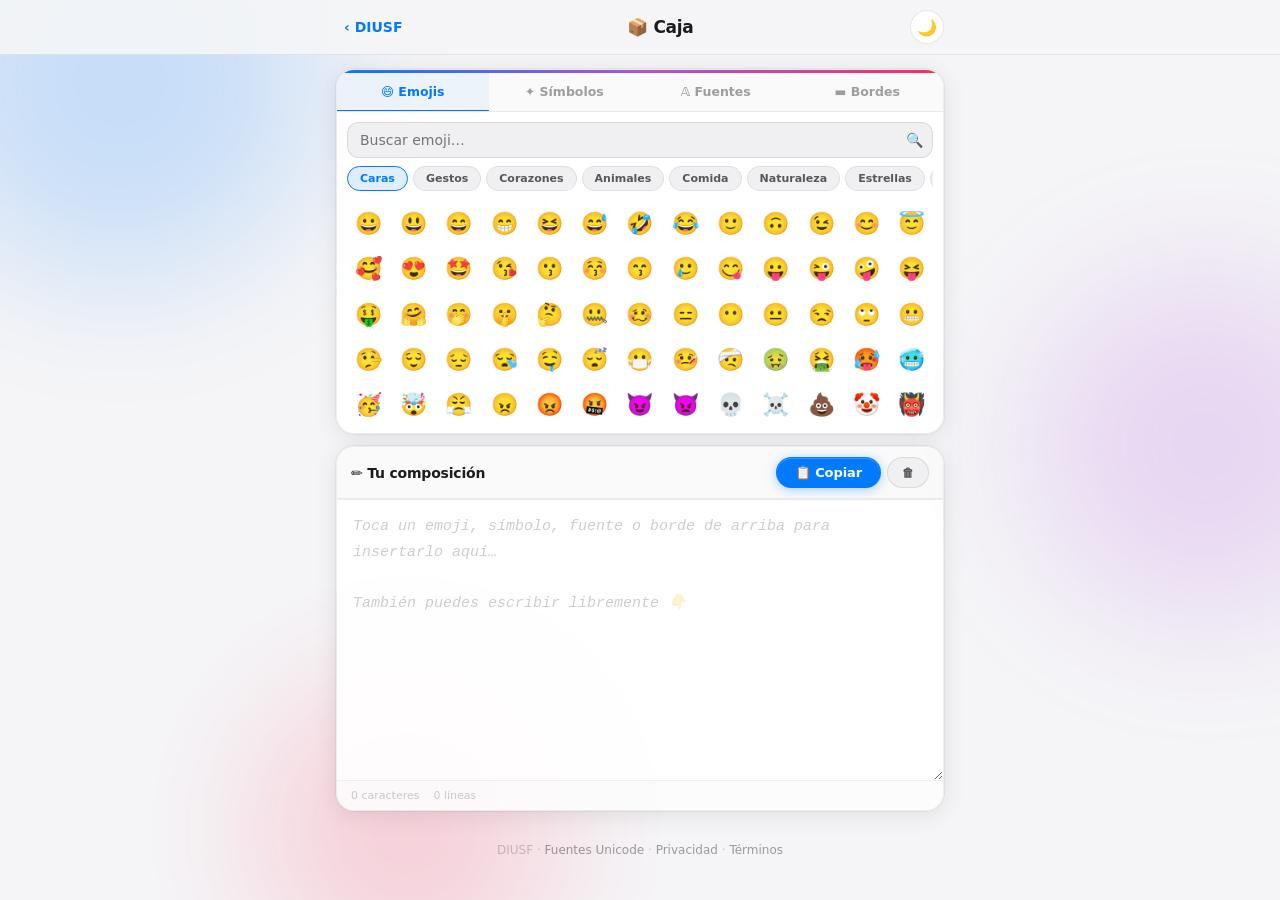
<file: caja.html>
<!DOCTYPE html>
<html lang="es">
<head>
  <meta charset="UTF-8" />
  <meta name="viewport" content="width=device-width, initial-scale=1.0, viewport-fit=cover" />
  <meta name="apple-mobile-web-app-capable" content="yes" />
  <meta name="theme-color" content="#f5f5f7" id="meta-theme" />
  <title>Caja — DIUSF</title>
  <meta name="description" content="Compone textos con emojis, símbolos, fuentes Unicode y bordes decorativos." />
  <link rel="icon" href="data:image/svg+xml,<svg xmlns='http://www.w3.org/2000/svg' viewBox='0 0 100 100'><text y='.9em' font-size='90'>📦</text></svg>" />
  <link rel="manifest" href="manifest.json" />
  <link rel="stylesheet" href="css/caja.css" />
  <script>
    (function(){
      try {
        var s = localStorage.getItem('diusf_theme');
        var d = window.matchMedia('(prefers-color-scheme: dark)').matches;
        if (s === 'dark' || (!s && d)) document.documentElement.classList.add('dark-early');
      } catch(_){}
    })();
  </script>
  <script async src="https://pagead2.googlesyndication.com/pagead/js/adsbygoogle.js?client=ca-pub-8694387925136120" crossorigin="anonymous"></script>
</head>
<body>

<div class="bg-canvas" aria-hidden="true">
  <div class="blob blob-a"></div><div class="blob blob-b"></div><div class="blob blob-c"></div>
</div>

<header class="nav-bar" role="banner">
  <div class="nav-inner">
    <a class="nav-back" href="index.html">‹ DIUSF</a>
    <span class="nav-title">📦 Caja</span>
    <button class="theme-toggle" id="theme-toggle" aria-label="Modo oscuro/claro">
      <span id="theme-icon">☀️</span>
    </button>
  </div>
</header>

<main class="caja-main">

  <!-- ═══ PICKER ═══ -->
  <section class="picker-section">
    <div class="picker-tabs" role="tablist">
      <button class="ptab active" data-ptab="emojis">😄 Emojis</button>
      <button class="ptab" data-ptab="simbolos">✦ Símbolos</button>
      <button class="ptab" data-ptab="fuentes">𝔸 Fuentes</button>
      <button class="ptab" data-ptab="bordes">▬ Bordes</button>
    </div>

    <!-- EMOJIS -->
    <div class="ppanel active" id="ppanel-emojis">
      <div class="picker-search-wrap">
        <input class="picker-search" id="emoji-search" type="search" placeholder="Buscar emoji…" autocomplete="off" />
        <span class="psicon">🔍</span>
      </div>
      <div class="cats-scroll" id="emoji-cats"></div>
      <div class="picker-grid" id="emoji-grid"></div>
    </div>

    <!-- SÍMBOLOS -->
    <div class="ppanel" id="ppanel-simbolos">
      <div class="picker-search-wrap">
        <input class="picker-search" id="sym-search" type="search" placeholder="Buscar símbolo…" autocomplete="off" />
        <span class="psicon">🔍</span>
      </div>
      <div class="cats-scroll" id="sym-cats"></div>
      <div class="picker-grid sym" id="sym-grid"></div>
    </div>

    <!-- FUENTES -->
    <div class="ppanel" id="ppanel-fuentes">
      <div class="picker-search-wrap">
        <input class="picker-search" id="fuentes-input" type="text" placeholder="Escribe texto para previsualizar fuentes…" autocomplete="off" />
      </div>
      <div class="fuentes-grid" id="fuentes-grid"></div>
    </div>

    <!-- BORDES -->
    <div class="ppanel" id="ppanel-bordes">
      <p class="picker-hint">Toca una línea para insertarla en el canvas ↓</p>
      <div class="bordes-list" id="bordes-list"></div>
    </div>

  </section>

  <!-- ═══ CANVAS ═══ -->
  <section class="canvas-section">
    <div class="canvas-header">
      <span class="canvas-label">✏️ Tu composición</span>
      <div class="canvas-btns">
        <button class="cbtn primary" id="canvas-copy">📋 Copiar</button>
        <button class="cbtn" id="canvas-clear">🗑</button>
      </div>
    </div>
    <textarea
      id="canvas"
      class="canvas-area"
      placeholder="Toca un emoji, símbolo, fuente o borde de arriba para insertarlo aquí…&#10;&#10;También puedes escribir libremente 👇"
      autocomplete="off" autocorrect="off" autocapitalize="off" spellcheck="false"
    ></textarea>
    <div class="canvas-footer">
      <span id="canvas-chars">0 caracteres</span>
      <span id="canvas-lines">0 líneas</span>
    </div>
  </section>

</main>

<div class="caja-toast" id="caja-toast" role="status" aria-live="polite"></div>

<script src="js/unicode.js"></script>
<script>
'use strict';

/* ── THEME ── */
(function(){
  var icon = document.getElementById('theme-icon');
  var meta = document.getElementById('meta-theme');
  function apply(dark) {
    document.body.classList.toggle('dark', dark);
    document.documentElement.classList.remove('dark-early');
    if (icon) icon.textContent = dark ? '☀️' : '🌙';
    if (meta) meta.content = dark ? '#000' : '#f5f5f7';
    try { localStorage.setItem('diusf_theme', dark ? 'dark' : 'light'); } catch(_){}
  }
  try {
    var s = localStorage.getItem('diusf_theme');
    apply(s ? s==='dark' : window.matchMedia('(prefers-color-scheme: dark)').matches);
  } catch(_){ apply(false); }
  var btn = document.getElementById('theme-toggle');
  if (btn) btn.addEventListener('click', function(){ apply(!document.body.classList.contains('dark')); });
})();

/* ── TOAST ── */
var _tt;
function toast(msg) {
  var el = document.getElementById('caja-toast');
  if (!el) return;
  el.textContent = msg;
  el.classList.add('show');
  clearTimeout(_tt);
  _tt = setTimeout(function(){ el.classList.remove('show'); }, 1800);
}

/* ── CANVAS INSERT ── */
function insertIntoCanvas(text) {
  var ta = document.getElementById('canvas');
  if (!ta) return;
  var s = ta.selectionStart, e = ta.selectionEnd, v = ta.value;
  ta.value = v.slice(0, s) + text + v.slice(e);
  ta.selectionStart = ta.selectionEnd = s + text.length;
  ta.focus();
  updateStats();
}

function updateStats() {
  var ta = document.getElementById('canvas');
  var cc = document.getElementById('canvas-chars');
  var cl = document.getElementById('canvas-lines');
  if (!ta) return;
  var v = ta.value;
  if (cc) cc.textContent = [...v].length + ' caracteres';
  if (cl) cl.textContent = v ? v.split('\n').length + ' líneas' : '0 líneas';
}

document.getElementById('canvas').addEventListener('input', updateStats);

document.getElementById('canvas-copy').addEventListener('click', function(){
  var text = document.getElementById('canvas').value;
  if (!text) { toast('Canvas vacío'); return; }
  navigator.clipboard.writeText(text).then(function(){ toast('¡Copiado! ✓'); }).catch(function(){});
});

document.getElementById('canvas-clear').addEventListener('click', function(){
  var ta = document.getElementById('canvas');
  if (!ta.value) return;
  if (confirm('¿Limpiar el canvas?')) { ta.value = ''; updateStats(); }
});

/* ── PICKER TABS ── */
(function(){
  document.querySelectorAll('.ptab').forEach(function(tab){
    tab.addEventListener('click', function(){
      document.querySelectorAll('.ptab').forEach(function(t){ t.classList.remove('active'); });
      document.querySelectorAll('.ppanel').forEach(function(p){ p.classList.remove('active'); });
      tab.classList.add('active');
      var p = document.getElementById('ppanel-' + tab.dataset.ptab);
      if (p) p.classList.add('active');
    });
  });
})();

/* ══ EMOJI DATA ══ */
var EMOJI_DB = {
  'Caras':    ['😀','😃','😄','😁','😆','😅','🤣','😂','🙂','🙃','😉','😊','😇','🥰','😍','🤩','😘','😗','😚','😙','🥲','😋','😛','😜','🤪','😝','🤑','🤗','🤭','🤫','🤔','🤐','🥴','😑','😶','😐','😒','🙄','😬','🤥','😌','😔','😪','🤤','😴','😷','🤒','🤕','🤢','🤮','🥵','🥶','🥳','🤯','😤','😠','😡','🤬','😈','👿','💀','☠️','💩','🤡','👹','👺','👻','👽','👾','🤖'],
  'Gestos':   ['👋','🤚','🖐','✋','🖖','👌','🤌','🤏','✌️','🤞','🤟','🤘','🤙','👈','👉','👆','🖕','👇','☝️','👍','👎','✊','👊','🤛','🤜','👏','🙌','🤲','🙏','✍️','💅','🤳','💪','🦾','🦿','🦵','🦶','👂','🦻','👃'],
  'Corazones':['❤️','🧡','💛','💚','💙','💜','🖤','🤍','🤎','💔','❣️','💕','💞','💓','💗','💖','💘','💝','💟','❤️‍🔥','❤️‍🩹','💌','💋'],
  'Animales': ['🐶','🐱','🐭','🐹','🐰','🦊','🐻','🐼','🐨','🐯','🦁','🐮','🐷','🐸','🐵','🙈','🙉','🙊','🐧','🐦','🐤','🦆','🦅','🦉','🦇','🐺','🐗','🐴','🦄','🐝','🦋','🐌','🐞','🐜','🐢','🐍','🦎','🦖','🦕','🐙','🦑','🦐','🦀','🐡','🐠','🐟','🐬','🐳','🦈','🦭'],
  'Comida':   ['🍎','🍊','🍋','🍇','🍓','🫐','🍒','🍑','🥭','🍍','🥥','🥝','🍅','🫒','🥑','🍆','🌽','🌶️','🥦','🍞','🥐','🥖','🧀','🥚','🍳','🥞','🧇','🥓','🌮','🌯','🥗','🍿','🍱','🍣','🍜','🍔','🍟','🍕','🌭','🧁','🎂','🍰','🍩','🍪','🍫','🍬','🍭','🍦','🍧','🍨'],
  'Naturaleza':['🌸','🌺','🌻','🌹','🌷','🌼','🌱','🌿','🍀','🍁','🍂','🍃','🪴','🌾','🌵','🎄','🌴','🌳','🌲','🍄','🌊','🌋','⛰️','🏔️','🌅','🌄','🌠','🌌','☁️','🌤️','⛅','🌦️','🌧️','⛈️','🌩️','🌨️','❄️','☃️','⛄','💧','💦','☔','⚡','🌈','☀️','🌙','⭐','🌟','💫','✨'],
  'Estrellas':['⭐','🌟','💫','✨','🌠','🏅','🥇','🥈','🥉','🏆','🎖️','🎯','🎳','🎲','🎭','🎨','🎬','🎤','🎧','🎼','🎸','🎺','🎻'],
  'Deportes': ['⚽','🏀','🏈','⚾','🎾','🏐','🏉','🎱','🏓','🏸','🥊','🏋️','🤼','🤺','🏌️','🧘','🛹','🎿','⛸️','🎯','🎳','🎮','🕹️'],
  'Objetos':  ['📱','💻','🖥️','⌨️','🖱️','📸','📷','📹','🎥','📞','☎️','📺','📻','⌚','🔋','🔌','💡','🔦','💰','💳','💎','⚖️','🔧','🔨','⚙️','🔩','🔑','🗝️','🔒','🔓','🚪','🛋️','🛏️'],
  'Signos':   ['❗','❓','‼️','⁉️','🔅','🔆','📶','🔇','🔕','🔊','🔉','🔈','📢','📣','🔔','🔕','🎵','🎶','✅','❌','⛔','🚫','🔴','🟡','🟢','🔵','🟣','⚫','⚪','🟤'],
};

var EMOJI_MAP = {
  'fuego':['🔥'],'fire':['🔥'],'calor':['🔥','☀️'],
  'corazon':['❤️','🧡','💛','💚','💙','💜'],'corazón':['❤️','💕','💞'],'love':['❤️','💕'],
  'cara':['😀','😊','😍','😎'],'feliz':['😀','😄','😊'],'happy':['😀','😄'],
  'risa':['😂','🤣','😆'],'laugh':['😂','🤣'],
  'ok':['👍','✅','👌'],'bien':['👍','✅','😊'],
  'star':['⭐','🌟','💫','✨'],'estrella':['⭐','🌟','✨'],
  'corona':['👑'],'crown':['👑'],'rey':['👑'],
  'diamante':['💎'],'diamond':['💎'],'joya':['💎'],
  'fuerte':['💪','🔥','⚡'],'strong':['💪'],
  'dinero':['💰','💵','💸'],'money':['💰','💵'],
  'musica':['🎵','🎶','🎸','🎤'],'música':['🎵','🎶'],
  'vip':['👑','💎','⭐'],'pro':['💎','🏆','⭐'],
  'animal':['🐶','🐱','🦁','🐸'],'perro':['🐶'],'gato':['🐱'],
  'comida':['🍕','🍔','🍜','🍣','🍰'],'pizza':['🍕'],
};

(function(){
  var cats = document.getElementById('emoji-cats');
  var grid = document.getElementById('emoji-grid');
  var srch = document.getElementById('emoji-search');
  if (!cats) return;

  function tile(em, cont) {
    var b = document.createElement('button');
    b.className = 'ptile'; b.textContent = em;
    b.addEventListener('click', function(){ insertIntoCanvas(em); });
    cont.appendChild(b);
  }

  function renderCat(cat) {
    grid.innerHTML = '';
    (EMOJI_DB[cat]||[]).forEach(function(e){ tile(e,grid); });
  }

  Object.keys(EMOJI_DB).forEach(function(cat,i){
    var b = document.createElement('button');
    b.className='catbtn'+(i===0?' active':''); b.textContent=cat;
    b.addEventListener('click',function(){
      document.querySelectorAll('#emoji-cats .catbtn').forEach(function(x){x.classList.remove('active');});
      b.classList.add('active'); renderCat(cat); srch.value='';
    });
    cats.appendChild(b);
  });

  srch.addEventListener('input',function(){
    var q=srch.value.toLowerCase().trim();
    if(!q){renderCat(Object.keys(EMOJI_DB)[0]);return;}
    var r=[];
    Object.keys(EMOJI_MAP).forEach(function(k){
      if(k.includes(q)||q.includes(k)){(EMOJI_MAP[k]||[]).forEach(function(e){if(!r.includes(e))r.push(e);});}
    });
    Object.values(EMOJI_DB).forEach(function(a){a.forEach(function(e){if(!r.includes(e))r.push(e);});});
    grid.innerHTML=''; r.slice(0,80).forEach(function(e){tile(e,grid);});
  });

  renderCat(Object.keys(EMOJI_DB)[0]);
})();

/* ══ SYMBOLS ══ */
var SYMBOLS = {
  'Flechas':      ['←','→','↑','↓','↔','↕','↖','↗','↘','↙','↩','↪','⇐','⇒','⇑','⇓','⇔','⇕','➔','➘','➙','➚','➛','➜','➝','➞','➟','➠','➡','➢','➤','➥','➦','➧','➨','➩','➪','➫','➬','➭','➮','➯','➱','➲','➳','➴','➵','➶','➷','➸','➹','➺','➻','➼','➽','➾'],
  'Matemáticas':  ['+','−','×','÷','=','≠','<','>','≤','≥','±','∓','∞','∝','∂','∇','∆','∑','∏','∫','∬','∭','∮','∴','∵','∼','≅','≈','≡','⊂','⊃','⊆','⊇','⊕','⊖','⊗','⊘','⊙','√','∛','∜','∥','∦','∧','∨','∩','∪','∈','∉','∅','ℕ','ℤ','ℚ','ℝ','ℂ','°','′','″','‴','‰','№'],
  'Geométricos':  ['■','□','▢','▣','▤','▥','▦','▧','▨','▩','▪','▫','▬','▭','▮','▯','▲','△','▴','▵','▶','▷','▸','▹','►','▻','▼','▽','▾','▿','◀','◁','◂','◃','◄','◅','◆','◇','◈','◉','◊','○','◌','◍','◎','●','◐','◑','◒','◓','◔','◕','◢','◣','◤','◥','⬛','⬜','⬟','⬠','⬡','⬢','⬣','⭐','⬤','⭕'],
  'Estrellas':    ['★','☆','✦','✧','✨','✩','✪','✫','✬','✭','✮','✯','✰','✱','✲','✳','✴','✵','✶','✷','✸','✹','✺','✻','✼','✽','✾','✿','❀','❁','❂','❃','❄','❅','❆','❇','❈','❉','❊','❋','⁂','⁎','⁑','☽','☾','☀','☁','☂','☃','☄'],
  'Monedas':      ['$','€','£','¥','¢','₤','₦','₩','₪','₫','₭','₮','₱','₲','₳','₴','₵','₹','₺','₼','₽','₾','₿','¤','฿'],
  'Puntuación':   ['«','»','‹','›','„','\u201C','\u201D','‚','\u2018','\u2019','‐','‑','‒','–','—','―','‖','‗','†','‡','•','‣','‥','…','‰','′','″','‴','※','‼','⁇','⁈','⁉','¡','¿','¦','§','©','®','°','²','³','µ','¶','¼','½','¾','×','÷'],
  'Griegas':      ['Α','Β','Γ','Δ','Ε','Ζ','Η','Θ','Ι','Κ','Λ','Μ','Ν','Ξ','Ο','Π','Ρ','Σ','Τ','Υ','Φ','Χ','Ψ','Ω','α','β','γ','δ','ε','ζ','η','θ','ι','κ','λ','μ','ν','ξ','ο','π','ρ','ς','σ','τ','υ','φ','χ','ψ','ω'],
  'Cajas/Líneas': ['─','━','│','┃','┄','┅','┆','┇','┈','┉','┊','┋','┌','┍','┎','┏','┐','┑','┒','┓','└','┕','┖','┗','┘','┙','┚','┛','├','┤','┬','┴','┼','╔','╗','╚','╝','╠','╣','╦','╩','╬','═','║','╒','╓','╕','╖','╘','╙','╛','╜','╭','╮','╯','╰','╱','╲','╳'],
  'Música/Juego': ['♩','♪','♫','♬','♭','♮','♯','♔','♕','♖','♗','♘','♙','♚','♛','♜','♝','♞','♟','♠','♡','♢','♣','♤','♥','♦','♧','⚀','⚁','⚂','⚃','⚄','⚅','✓','✔','✕','✖','✗','✘'],
};

(function(){
  var cats=document.getElementById('sym-cats');
  var grid=document.getElementById('sym-grid');
  var srch=document.getElementById('sym-search');
  if(!cats)return;

  function tile(sym,cont){
    var b=document.createElement('button');
    b.className='ptile sym'; b.textContent=sym;
    b.addEventListener('click',function(){insertIntoCanvas(sym);});
    cont.appendChild(b);
  }

  function renderSym(cat){
    grid.innerHTML='';
    (SYMBOLS[cat]||[]).forEach(function(s){tile(s,grid);});
  }

  Object.keys(SYMBOLS).forEach(function(cat,i){
    var b=document.createElement('button');
    b.className='catbtn'+(i===0?' active':''); b.textContent=cat;
    b.addEventListener('click',function(){
      document.querySelectorAll('#sym-cats .catbtn').forEach(function(x){x.classList.remove('active');});
      b.classList.add('active'); renderSym(cat); srch.value='';
    });
    cats.appendChild(b);
  });

  srch.addEventListener('input',function(){
    var q=srch.value.toLowerCase().trim();
    if(!q){renderSym(Object.keys(SYMBOLS)[0]);return;}
    var r=[];
    var KW={'Flechas':['flecha','arrow'],'Matemáticas':['mate','math','suma','infinito'],'Geométricos':['cuadrado','circulo','triangulo'],'Estrellas':['estrella','star','flor','nieve'],'Monedas':['dinero','euro','dolar','peso'],'Puntuación':['punto','coma','guion'],'Griegas':['griego','alfa','beta','pi'],'Cajas/Líneas':['caja','linea','borde'],'Música/Juego':['musica','nota','chess','dado']};
    Object.keys(SYMBOLS).forEach(function(cat){
      var kws=KW[cat]||[];
      if(kws.some(function(k){return k.includes(q)||q.includes(k.slice(0,4));})){
        SYMBOLS[cat].forEach(function(s){if(!r.includes(s))r.push(s);});
      }
    });
    if(!r.length){Object.values(SYMBOLS).forEach(function(a){a.forEach(function(s){if(!r.includes(s))r.push(s);});});}
    grid.innerHTML=''; r.slice(0,80).forEach(function(s){tile(s,grid);});
  });

  renderSym(Object.keys(SYMBOLS)[0]);
})();

/* ══ FUENTES ══ */
(function(){
  var input=document.getElementById('fuentes-input');
  var grid=document.getElementById('fuentes-grid');
  if(!input||!grid||!window.DIUSF)return;
  var convert=window.DIUSF.convert;
  var STYLES=window.DIUSF.STYLES;

  function render(){
    var txt=input.value||'Texto';
    grid.innerHTML='';
    STYLES.forEach(function(style){
      var out=convert(txt,style);
      var card=document.createElement('button');
      card.className='fuente-card';
      card.innerHTML='<span class="fn">'+style.name+'</span><span class="fp">'+out+'</span>';
      card.addEventListener('click',function(){insertIntoCanvas(out);toast('Fuente insertada ✓');});
      grid.appendChild(card);
    });
  }

  input.addEventListener('input',render);
  render();
})();

/* ══ BORDES ══ */
(function(){
  var list=document.getElementById('bordes-list');
  if(!list)return;

  var BORDES=[
    '▬▬▬▬▬▬▬▬▬▬▬▬▬▬▬▬▬▬▬▬',
    '══════════════════════',
    '──────────────────────',
    '━━━━━━━━━━━━━━━━━━━━━━',
    '• • • • • • • • • • •',
    '· · · · · · · · · · ·',
    '◆◆◆◆◆◆◆◆◆◆◆◆◆◆◆◆◆◆◆◆',
    '★★★★★★★★★★★★★★★★★★★★',
    '✦✦✦✦✦✦✦✦✦✦✦✦✦✦✦✦✦✦✦✦',
    '❖ ❖ ❖ ❖ ❖ ❖ ❖ ❖ ❖ ❖',
    '░░░░░░░░░░░░░░░░░░░░░░',
    '▒▒▒▒▒▒▒▒▒▒▒▒▒▒▒▒▒▒▒▒▒▒',
    '▓▓▓▓▓▓▓▓▓▓▓▓▓▓▓▓▓▓▓▓▓▓',
    '█████████████████████',
    '~ ~ ~ ~ ~ ~ ~ ~ ~ ~ ~',
    '= = = = = = = = = = =',
    '- - - - - - - - - - -',
    '♦ ♦ ♦ ♦ ♦ ♦ ♦ ♦ ♦ ♦',
    '❋ ❋ ❋ ❋ ❋ ❋ ❋ ❋ ❋ ❋',
    '✿ ✿ ✿ ✿ ✿ ✿ ✿ ✿ ✿ ✿',
    '🔥🔥🔥🔥🔥🔥🔥🔥🔥🔥',
    '⭐⭐⭐⭐⭐⭐⭐⭐⭐⭐',
    '💎💎💎💎💎💎💎💎💎💎',
    '👑👑👑👑👑👑👑👑👑👑',
    '✨✨✨✨✨✨✨✨✨✨',
    '💫💫💫💫💫💫💫💫💫💫',
    '╔══════════════════╗\n║                  ║\n╚══════════════════╝',
    '┌──────────────────┐\n│                  │\n└──────────────────┘',
    '╭──────────────────╮\n│                  │\n╰──────────────────╯',
    '▛▀▀▀▀▀▀▀▀▀▀▀▀▀▀▀▀▀▀▜\n▌                  ▐\n▙▄▄▄▄▄▄▄▄▄▄▄▄▄▄▄▄▄▄▟',
  ];

  BORDES.forEach(function(b){
    var btn=document.createElement('button');
    btn.className='borde-btn';
    var pre=document.createElement('pre');
    pre.className='borde-pre'; pre.textContent=b;
    btn.appendChild(pre);
    btn.addEventListener('click',function(){insertIntoCanvas(b+'\n');toast('Insertado ✓');});
    list.appendChild(btn);
  });
})();
</script>

<footer>
  <p>DIUSF · <a href="index.html">Fuentes Unicode</a> · <a href="privacy.html">Privacidad</a> · <a href="terms.html">Términos</a></p>
</footer>

</body>
</html>
</file>
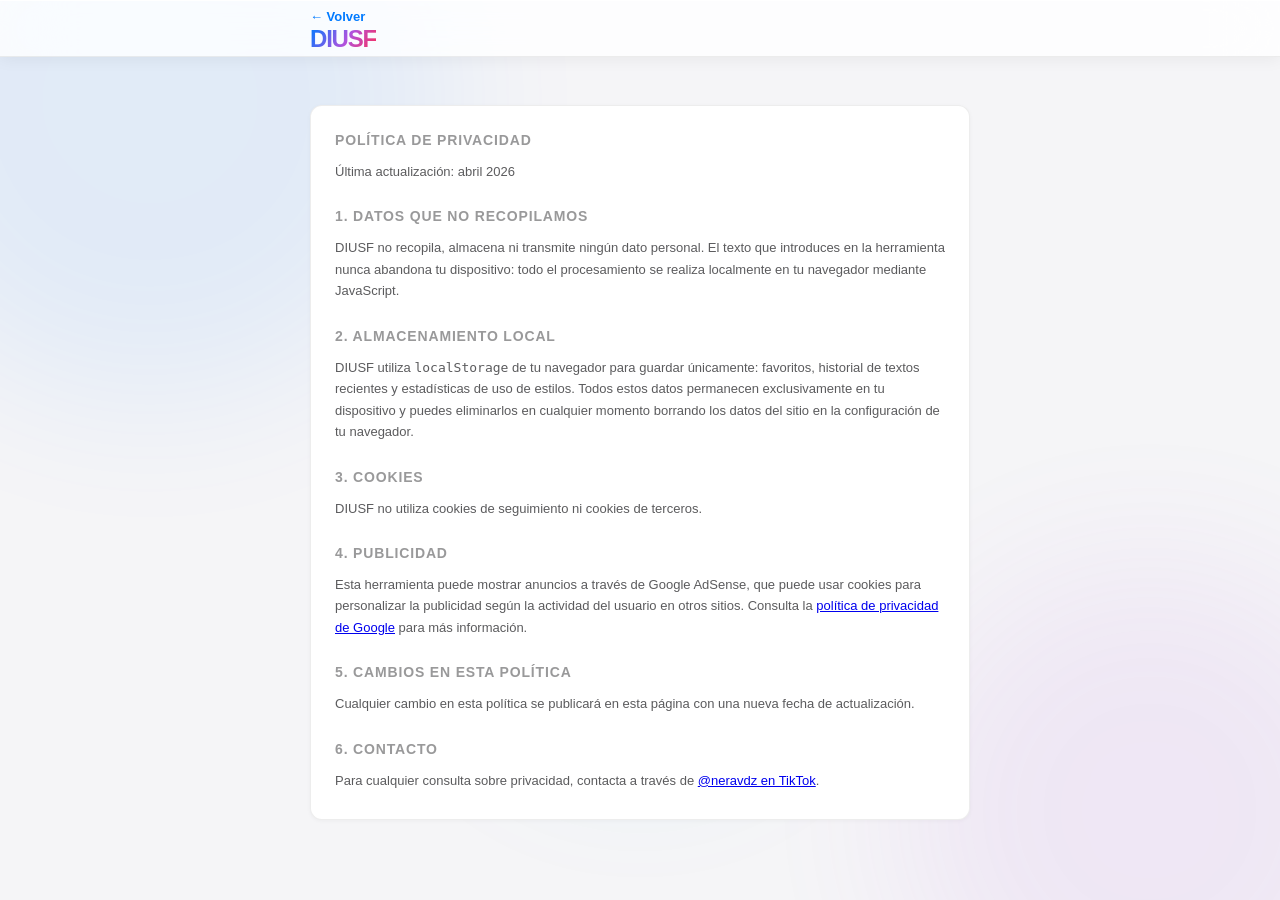
<file: privacy.html>
<!DOCTYPE html>
<html lang="es">
<head>
  <meta charset="UTF-8"/>
  <meta name="viewport" content="width=device-width,initial-scale=1.0"/>
  <title>Privacidad — DIUSF</title>
  <meta name="description" content="Política de privacidad de DIUSF. No recopilamos datos personales. Todo el procesamiento ocurre en tu navegador."/>
  <meta name="robots" content="index,follow"/>
  <link rel="canonical" href=""/>
  <link rel="stylesheet" href="css/diusf.css"/>
</head>
<body>
<div class="bg-canvas" aria-hidden="true">
  <div class="blob blob-a"></div><div class="blob blob-b"></div><div class="blob blob-c"></div>
</div>
<header class="nav-bar" role="banner">
  <div class="nav-inner">
    <div class="nav-top-row">
      <a href="index.html" style="font-size:13px;font-weight:600;color:var(--blue);text-decoration:none;">← Volver</a>
      <h1 class="app-title" style="font-size:24px;">DIUSF</h1>
      <span style="width:48px"></span>
    </div>
  </div>
</header>
<main class="page">
  <div class="seo-block" style="margin-top:24px;">
    <h2>Política de Privacidad</h2>
    <p>Última actualización: abril 2026</p>
    <h2>1. Datos que NO recopilamos</h2>
    <p>DIUSF no recopila, almacena ni transmite ningún dato personal. El texto que introduces en la herramienta nunca abandona tu dispositivo: todo el procesamiento se realiza localmente en tu navegador mediante JavaScript.</p>
    <h2>2. Almacenamiento local</h2>
    <p>DIUSF utiliza <code>localStorage</code> de tu navegador para guardar únicamente: favoritos, historial de textos recientes y estadísticas de uso de estilos. Todos estos datos permanecen exclusivamente en tu dispositivo y puedes eliminarlos en cualquier momento borrando los datos del sitio en la configuración de tu navegador.</p>
    <h2>3. Cookies</h2>
    <p>DIUSF no utiliza cookies de seguimiento ni cookies de terceros.</p>
    <h2>4. Publicidad</h2>
    <p>Esta herramienta puede mostrar anuncios a través de Google AdSense, que puede usar cookies para personalizar la publicidad según la actividad del usuario en otros sitios. Consulta la <a href="https://policies.google.com/privacy" target="_blank" rel="noopener">política de privacidad de Google</a> para más información.</p>
    <h2>5. Cambios en esta política</h2>
    <p>Cualquier cambio en esta política se publicará en esta página con una nueva fecha de actualización.</p>
    <h2>6. Contacto</h2>
    <p>Para cualquier consulta sobre privacidad, contacta a través de <a href="https://tiktok.com/@neravdz" target="_blank" rel="noopener">@neravdz en TikTok</a>.</p>
  </div>
</main>
</body>
</html>
</file>
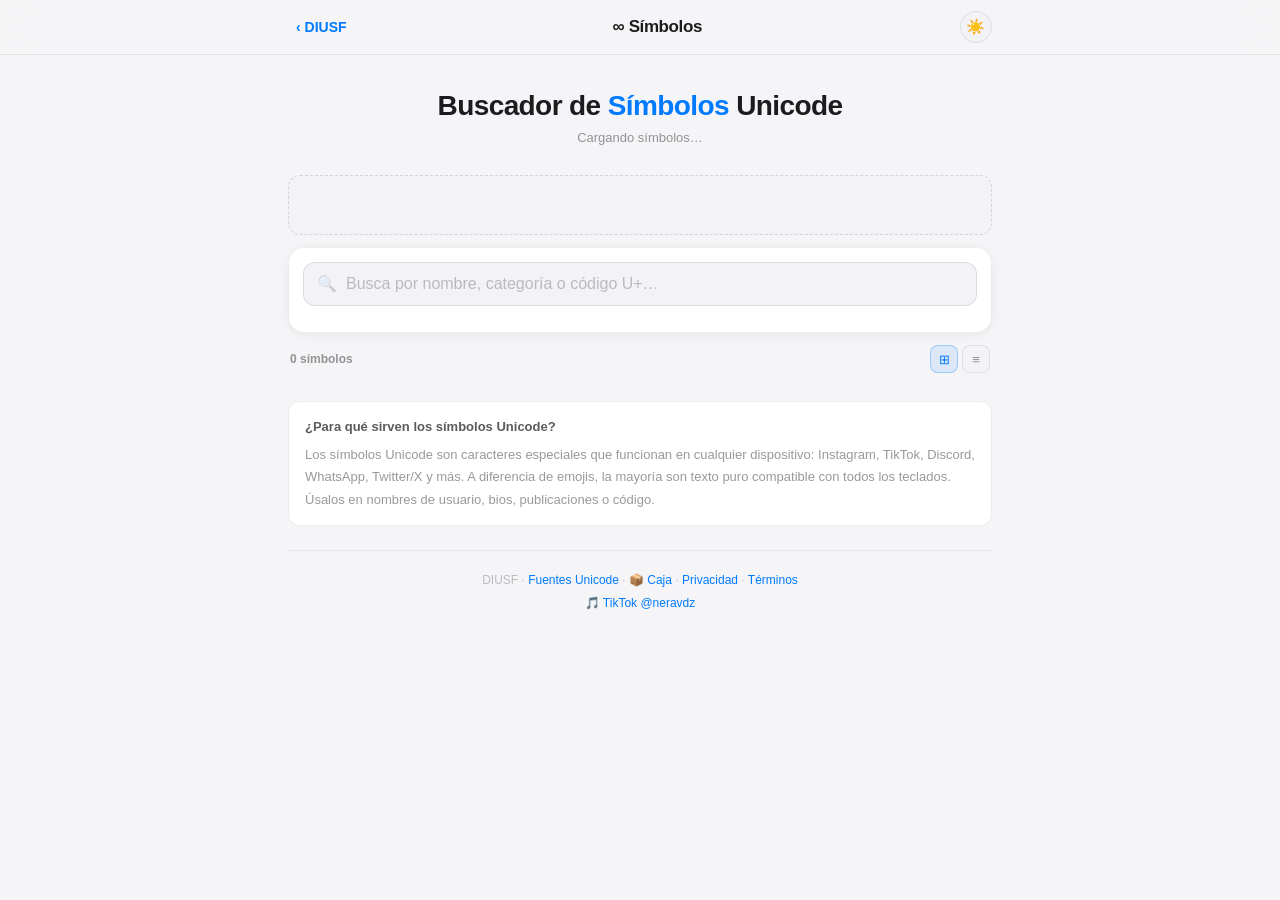
<file: simbolos.html>
<!DOCTYPE html>
<html lang="es">
<head>
  <meta charset="UTF-8" />
  <meta name="viewport" content="width=device-width, initial-scale=1.0, viewport-fit=cover" />
  <meta name="apple-mobile-web-app-capable" content="yes" />
  <meta name="theme-color" content="#f5f5f7" id="meta-theme" />
  <meta name="robots" content="index, follow" />
  <title>Buscador de Símbolos Unicode — DIUSF</title>
  <meta name="description" content="Busca y copia cualquier símbolo Unicode: flechas, matemáticos, monedas, letras griegas, runas, cajas y más de 1000 símbolos gratis." />
  <meta name="keywords" content="símbolos unicode, copiar símbolos, flechas unicode, caracteres especiales, símbolos matemáticos, símbolo copiar pegar" />
  <link rel="icon" href="data:image/svg+xml,<svg xmlns='http://www.w3.org/2000/svg' viewBox='0 0 100 100'><text y='.9em' font-size='90'>∞</text></svg>" />
  <link rel="manifest" href="manifest.json" />
  <script async src="https://pagead2.googlesyndication.com/pagead/js/adsbygoogle.js?client=ca-pub-8694387925136120" crossorigin="anonymous"></script>
  <style>
/* ═══════════════════════════════════════════════
   SIMBOLOS.CSS — Buscador de Símbolos Unicode
═══════════════════════════════════════════════ */
*,*::before,*::after{box-sizing:border-box;margin:0;padding:0}
html{-webkit-text-size-adjust:100%;scroll-behavior:smooth}
:root{
  --bg:#f5f5f7;--bg1:#ffffff;--bg2:#f2f2f7;--bg3:#e8e8ed;--bg4:#d1d1d6;
  --blue:#007AFF;--blue-lo:rgba(0,122,255,.10);--blue-mid:rgba(0,122,255,.20);
  --green:#34C759;--red:#FF3B30;--orange:#FF9500;--purple:#AF52DE;
  --t1:#1c1c1e;--t2:rgba(28,28,30,.72);--t3:rgba(28,28,30,.45);--t4:rgba(28,28,30,.26);
  --r1:8px;--r2:12px;--r3:16px;--pill:999px;
  --sf:-apple-system,'SF Pro Display',BlinkMacSystemFont,'Helvetica Neue',Arial,sans-serif;
  --max-w:740px;--px:18px;
  --sym-font:'Segoe UI Symbol','Apple Symbols','Noto Sans Symbols','Noto Sans Symbols 2','Symbola',sans-serif;
}
body.dark{
  --bg:#0d0d0f;--bg1:#1c1c1e;--bg2:#2c2c2e;--bg3:#3a3a3c;--bg4:#48484a;
  --t1:#f2f2f7;--t2:rgba(242,242,247,.72);--t3:rgba(242,242,247,.45);--t4:rgba(242,242,247,.26);
}
body{
  background:var(--bg);color:var(--t1);
  font-family:var(--sf);font-size:15px;line-height:1.5;
  min-height:100svh;overflow-x:hidden;-webkit-font-smoothing:antialiased;
}

/* ── NAV ── */
.nav-bar{
  position:sticky;top:0;z-index:200;
  padding:max(env(safe-area-inset-top),0px) 0 0;
  background:rgba(245,245,247,.90);
  backdrop-filter:blur(28px) saturate(1.8);
  -webkit-backdrop-filter:blur(28px) saturate(1.8);
  border-bottom:1px solid rgba(0,0,0,.08);
}
body.dark .nav-bar{background:rgba(13,13,15,.90);border-bottom-color:rgba(255,255,255,.08);}
.nav-inner{
  max-width:var(--max-w);margin:0 auto;
  padding:11px var(--px);
  display:flex;align-items:center;justify-content:space-between;gap:10px;
}
.nav-back{
  display:inline-flex;align-items:center;gap:5px;
  color:var(--blue);font-size:14px;font-weight:600;
  text-decoration:none;padding:5px 8px;border-radius:var(--r1);
  transition:background .15s;
}
.nav-back:hover{background:var(--blue-lo);}
.nav-title{font-size:17px;font-weight:700;color:var(--t1);letter-spacing:-.4px;}
.theme-toggle{
  width:32px;height:32px;border-radius:50%;
  background:var(--bg2);border:1px solid rgba(0,0,0,.08);
  display:flex;align-items:center;justify-content:center;
  cursor:pointer;font-size:15px;transition:background .15s;
}
body.dark .theme-toggle{border-color:rgba(255,255,255,.1);}

/* ── LAYOUT ── */
.page{max-width:var(--max-w);margin:0 auto;padding:16px var(--px) 60px;}

/* ── HERO ── */
.hero{text-align:center;padding:20px 0 16px;}
.hero-title{font-size:28px;font-weight:800;letter-spacing:-.6px;color:var(--t1);line-height:1.1;margin-bottom:6px;}
.hero-title span{color:var(--blue);}
.hero-sub{font-size:13px;color:var(--t3);font-weight:500;}

/* ── SEARCH BOX ── */
.search-zone{
  background:var(--bg1);border-radius:var(--r3);
  border:1px solid rgba(0,0,0,.07);
  box-shadow:0 2px 12px rgba(0,0,0,.06);
  padding:14px;margin-bottom:12px;
}
body.dark .search-zone{border-color:rgba(255,255,255,.07);box-shadow:0 2px 12px rgba(0,0,0,.3);}
.search-row{position:relative;margin-bottom:10px;}
.sym-search{
  width:100%;background:var(--bg2);border:1.5px solid rgba(0,0,0,.09);
  border-radius:var(--r2);padding:12px 44px 12px 42px;
  font-size:16px;font-family:var(--sf);font-weight:500;
  color:var(--t1);outline:none;caret-color:var(--blue);
  transition:border-color .18s,background .18s,box-shadow .18s;
}
.sym-search:focus{border-color:rgba(0,122,255,.5);background:var(--bg1);box-shadow:0 0 0 3px rgba(0,122,255,.10);color:var(--t1);}
.sym-search::placeholder{color:var(--t4);font-weight:400;}
body.dark .sym-search{background:rgba(255,255,255,.06);border-color:rgba(255,255,255,.10);color:var(--t1);}
body.dark .sym-search:focus{background:rgba(255,255,255,.09);border-color:rgba(10,132,255,.6);color:var(--t1);}
.search-ico{position:absolute;left:14px;top:50%;transform:translateY(-50%);font-size:16px;pointer-events:none;color:var(--t4);}
.search-clear{
  position:absolute;right:10px;top:50%;transform:translateY(-50%);
  width:22px;height:22px;border-radius:50%;
  background:rgba(0,0,0,.18);border:none;cursor:pointer;
  color:#fff;font-size:10px;font-weight:800;
  display:none;align-items:center;justify-content:center;
  transition:background .15s;
}
body.dark .search-clear{background:rgba(255,255,255,.22);color:var(--bg);}
.search-clear.on{display:flex;}
.search-clear:hover{background:rgba(0,0,0,.30);}

/* ── CAT CHIPS ── */
.cat-strip{
  display:flex;gap:6px;flex-wrap:nowrap;overflow-x:auto;
  padding-bottom:2px;scrollbar-width:none;
}
.cat-strip::-webkit-scrollbar{display:none;}
.cat-chip{
  flex-shrink:0;background:var(--bg2);border:1px solid rgba(0,0,0,.08);
  border-radius:var(--pill);padding:5px 13px;
  font-size:12px;font-weight:600;color:var(--t2);cursor:pointer;
  transition:all .15s;white-space:nowrap;font-family:var(--sf);
}
.cat-chip.active{background:var(--blue-lo);border-color:rgba(0,122,255,.35);color:var(--blue);}
.cat-chip:not(.active):hover{background:var(--bg3);}
body.dark .cat-chip{background:var(--bg2);border-color:rgba(255,255,255,.09);}
body.dark .cat-chip.active{background:rgba(10,132,255,.15);border-color:rgba(10,132,255,.4);}

/* ── AD SLOT ── */
.ad-slot{
  background:var(--bg2);border:1px dashed rgba(0,0,0,.12);
  border-radius:var(--r2);padding:12px;
  text-align:center;color:var(--t4);font-size:11px;
  margin:12px 0;min-height:60px;
  display:flex;align-items:center;justify-content:center;
}
body.dark .ad-slot{background:rgba(255,255,255,.025);border-color:rgba(255,255,255,.08);}

/* ── RESULTS BAR ── */
.results-bar{
  display:flex;align-items:center;justify-content:space-between;
  margin-bottom:8px;padding:0 2px;
}
.results-count{font-size:12px;font-weight:600;color:var(--t3);}
.view-toggle{display:flex;gap:4px;}
.view-btn{
  width:28px;height:28px;border-radius:var(--r1);
  background:var(--bg2);border:1px solid rgba(0,0,0,.08);
  display:flex;align-items:center;justify-content:center;
  cursor:pointer;font-size:13px;color:var(--t3);transition:all .15s;
}
.view-btn.active{background:var(--blue-lo);border-color:rgba(0,122,255,.3);color:var(--blue);}
body.dark .view-btn{background:var(--bg2);border-color:rgba(255,255,255,.09);}

/* ── SYMBOL GRID ── */
.sym-grid{
  display:grid;
  grid-template-columns:repeat(auto-fill,minmax(44px,1fr));
  gap:4px;
}
.sym-grid.list-view{grid-template-columns:1fr;}

.sym-tile{
  position:relative;border-radius:10px;
  background:var(--bg1);border:1px solid rgba(0,0,0,.06);
  cursor:pointer;
  font-family:var(--sym-font);color:var(--t1);
  transition:background .12s,transform .18s cubic-bezier(.34,1.56,.64,1),box-shadow .15s;
  -webkit-tap-highlight-color:transparent;
  display:flex;align-items:center;justify-content:center;
  aspect-ratio:1;font-size:20px;
}
body.dark .sym-tile{background:var(--bg2);border-color:rgba(255,255,255,.07);}
.sym-tile:hover{background:var(--blue-lo);border-color:rgba(0,122,255,.25);transform:scale(1.14);z-index:2;}
.sym-tile:active{transform:scale(.88);}
.sym-tile.fav{border-color:rgba(255,214,10,.5);box-shadow:0 0 0 1.5px rgba(255,214,10,.3);}
.sym-tile.copied::after{
  content:'✓';position:absolute;inset:0;
  background:rgba(52,199,89,.90);border-radius:9px;
  display:flex;align-items:center;justify-content:center;
  font-size:14px;color:#fff;font-weight:800;font-family:var(--sf);
}

/* list view tile */
.sym-grid.list-view .sym-tile{
  aspect-ratio:unset;flex-direction:row;
  justify-content:flex-start;gap:12px;
  padding:10px 14px;font-size:22px;
}
.sym-tile-info{display:none;flex-direction:column;flex:1;min-width:0;}
.sym-grid.list-view .sym-tile-info{display:flex;}
.sym-tile-name{font-size:12px;font-weight:600;color:var(--t1);white-space:nowrap;overflow:hidden;text-overflow:ellipsis;font-family:var(--sf);}
.sym-tile-code{font-size:10px;color:var(--t4);font-family:'SF Mono','JetBrains Mono',monospace;}
.sym-tile-actions{display:none;gap:4px;flex-shrink:0;}
.sym-grid.list-view .sym-tile-actions{display:flex;}
.sym-action-btn{
  width:26px;height:26px;border-radius:6px;
  background:var(--bg2);border:1px solid rgba(0,0,0,.08);
  display:flex;align-items:center;justify-content:center;
  cursor:pointer;font-size:12px;color:var(--t3);transition:all .15s;
}
.sym-action-btn:hover{background:var(--blue-lo);border-color:rgba(0,122,255,.3);color:var(--blue);}
body.dark .sym-action-btn{background:var(--bg3);border-color:rgba(255,255,255,.09);}

/* ── DETAIL MODAL ── */
.detail-overlay{
  position:fixed;inset:0;z-index:800;
  background:rgba(0,0,0,.45);backdrop-filter:blur(8px);-webkit-backdrop-filter:blur(8px);
  display:none;align-items:flex-end;justify-content:center;
  padding:0 0 max(env(safe-area-inset-bottom),0px) 0;
}
.detail-overlay.open{display:flex;animation:fadeIn .2s ease both;}
@keyframes fadeIn{from{opacity:0}to{opacity:1}}
.detail-sheet{
  background:var(--bg1);border-radius:20px 20px 0 0;
  padding:20px 20px 28px;width:100%;max-width:var(--max-w);
  animation:slideUp .28s cubic-bezier(.34,1.4,.64,1) both;
  border-top:1px solid rgba(0,0,0,.07);
}
body.dark .detail-sheet{border-top-color:rgba(255,255,255,.09);}
@keyframes slideUp{from{transform:translateY(100%)}to{transform:translateY(0)}}
.detail-drag{width:36px;height:4px;background:var(--bg4);border-radius:2px;margin:0 auto 16px;}
.detail-sym{
  font-size:72px;text-align:center;line-height:1;margin-bottom:12px;
  font-family:var(--sym-font);color:var(--t1);
}
.detail-name{font-size:18px;font-weight:700;color:var(--t1);text-align:center;margin-bottom:4px;}
.detail-meta{
  display:flex;gap:8px;justify-content:center;flex-wrap:wrap;margin-bottom:16px;
}
.detail-badge{
  background:var(--bg2);border-radius:var(--pill);
  padding:3px 11px;font-size:11px;font-weight:600;color:var(--t3);
  font-family:'SF Mono','JetBrains Mono',monospace;
}
.detail-actions{display:grid;grid-template-columns:1fr 1fr 1fr;gap:8px;margin-bottom:8px;}
.detail-btn{
  background:var(--bg2);border:1px solid rgba(0,0,0,.08);border-radius:var(--r2);
  padding:11px 8px;text-align:center;cursor:pointer;
  font-size:11px;font-weight:700;font-family:var(--sf);color:var(--t2);
  transition:all .15s;
}
.detail-btn.primary{background:var(--blue);border-color:var(--blue);color:#fff;}
.detail-btn:hover{background:var(--bg3);}
.detail-btn.primary:hover{background:#1a8aff;}
body.dark .detail-btn{background:var(--bg2);border-color:rgba(255,255,255,.09);}
.detail-close{
  width:100%;background:none;border:none;padding:10px;
  font-size:13px;font-weight:600;color:var(--t4);cursor:pointer;
  font-family:var(--sf);
}

/* ── FAVORITES SECTION ── */
.favs-section{
  background:var(--bg1);border:1px solid rgba(0,0,0,.07);
  border-radius:var(--r2);padding:12px 14px;margin-bottom:12px;
  display:none;
}
.favs-section.has-favs{display:block;}
body.dark .favs-section{border-color:rgba(255,255,255,.07);}
.favs-title{font-size:11px;font-weight:700;color:var(--t4);text-transform:uppercase;letter-spacing:.08em;margin-bottom:8px;}
.favs-row{display:flex;flex-wrap:wrap;gap:4px;}
.fav-chip{
  background:rgba(255,214,10,.12);border:1px solid rgba(255,214,10,.3);
  border-radius:8px;padding:6px 10px;
  font-size:18px;cursor:pointer;
  font-family:var(--sym-font);
  transition:all .15s;position:relative;
}
.fav-chip:hover{transform:scale(1.12);}
.fav-chip::after{content:attr(data-sym);}

/* ── EMPTY STATE ── */
.empty{
  text-align:center;padding:48px 16px;
  font-size:13px;color:var(--t4);
}
.empty-icon{font-size:40px;margin-bottom:10px;}

/* ── TOAST ── */
.sym-toast{
  position:fixed;bottom:calc(max(env(safe-area-inset-bottom),0px) + 20px);
  left:50%;transform:translateX(-50%) translateY(14px);
  background:rgba(28,28,30,.92);color:#fff;
  padding:9px 18px;border-radius:var(--pill);
  font-size:13px;font-weight:600;font-family:var(--sf);
  backdrop-filter:blur(16px);-webkit-backdrop-filter:blur(16px);
  opacity:0;pointer-events:none;z-index:999;
  transition:opacity .22s,transform .22s cubic-bezier(.34,1.56,.64,1);
  white-space:nowrap;max-width:calc(100vw - 32px);
}
.sym-toast.show{opacity:1;transform:translateX(-50%) translateY(0);}

/* ── FOOTER ── */
.sym-footer{
  text-align:center;padding:20px var(--px);
  font-size:12px;color:var(--t4);
  border-top:1px solid rgba(0,0,0,.06);
  margin-top:24px;
}
body.dark .sym-footer{border-top-color:rgba(255,255,255,.07);}
.sym-footer a{color:var(--blue);text-decoration:none;}

/* ── RESPONSIVE ── */
@media(max-width:480px){
  .hero-title{font-size:22px;}
  .sym-grid{grid-template-columns:repeat(auto-fill,minmax(38px,1fr));}
  .detail-actions{grid-template-columns:1fr 1fr;}
}
  </style>
</head>
<body>

<!-- NAV -->
<header class="nav-bar" role="banner">
  <div class="nav-inner">
    <a class="nav-back" href="index.html" aria-label="Volver a DIUSF">‹ DIUSF</a>
    <span class="nav-title">∞ Símbolos</span>
    <button class="theme-toggle" id="theme-toggle" aria-label="Cambiar modo">
      <span id="theme-icon">☀️</span>
    </button>
  </div>
</header>

<main class="page" role="main">

  <!-- HERO -->
  <div class="hero">
    <h1 class="hero-title">Buscador de <span>Símbolos</span> Unicode</h1>
    <p class="hero-sub" id="hero-sub">Cargando símbolos…</p>
  </div>

  <!-- AD SLOT TOP -->
  <div class="ad-slot" role="complementary" aria-label="Publicidad">
    <ins class="adsbygoogle"
         style="display:block"
         data-ad-client="ca-pub-8694387925136120"
         data-ad-slot="auto"
         data-ad-format="auto"
         data-full-width-responsive="true"></ins>
    <script>(adsbygoogle = window.adsbygoogle || []).push({});</script>
  </div>

  <!-- SEARCH -->
  <div class="search-zone">
    <div class="search-row">
      <span class="search-ico">🔍</span>
      <input class="sym-search" id="sym-search" type="search"
        placeholder="Busca por nombre, categoría o código U+…"
        autocomplete="off" spellcheck="false"
        aria-label="Buscar símbolo" />
      <button class="search-clear" id="search-clear" aria-label="Limpiar">✕</button>
    </div>
    <div class="cat-strip" id="cat-strip" role="group" aria-label="Categorías"></div>
  </div>

  <!-- FAVORITES -->
  <div class="favs-section" id="favs-section">
    <div class="favs-title">★ Favoritos</div>
    <div class="favs-row" id="favs-row"></div>
  </div>

  <!-- RESULTS BAR -->
  <div class="results-bar">
    <span class="results-count" id="results-count">0 símbolos</span>
    <div class="view-toggle">
      <button class="view-btn active" id="view-grid" aria-label="Vista cuadrícula" title="Cuadrícula">⊞</button>
      <button class="view-btn" id="view-list" aria-label="Vista lista" title="Lista">≡</button>
    </div>
  </div>

  <!-- GRID -->
  <div class="sym-grid" id="sym-grid" role="list" aria-label="Símbolos"></div>
  <div class="empty" id="empty-state" style="display:none">
    <div class="empty-icon">🔍</div>
    <div>Sin resultados · intenta con otra búsqueda</div>
  </div>

  <!-- AD SLOT MID -->
  <div class="ad-slot" id="ad-mid" style="margin-top:16px;display:none" role="complementary" aria-label="Publicidad">
    <ins class="adsbygoogle"
         style="display:block"
         data-ad-client="ca-pub-8694387925136120"
         data-ad-slot="auto"
         data-ad-format="auto"
         data-full-width-responsive="true"></ins>
    <script>(adsbygoogle = window.adsbygoogle || []).push({});</script>
  </div>

  <!-- SEO TEXT -->
  <section style="margin-top:20px;padding:14px 16px;background:var(--bg1);border-radius:var(--r2);border:1px solid rgba(0,0,0,.07);font-size:13px;color:var(--t3);line-height:1.7;">
    <strong style="color:var(--t2)">¿Para qué sirven los símbolos Unicode?</strong>
    <p style="margin-top:6px">Los símbolos Unicode son caracteres especiales que funcionan en cualquier dispositivo: Instagram, TikTok, Discord, WhatsApp, Twitter/X y más. A diferencia de emojis, la mayoría son texto puro compatible con todos los teclados. Úsalos en nombres de usuario, bios, publicaciones o código.</p>
  </section>

  <!-- FOOTER -->
  <footer class="sym-footer">
    <p>DIUSF · <a href="index.html">Fuentes Unicode</a> · <a href="caja.html">📦 Caja</a> · <a href="privacy.html">Privacidad</a> · <a href="terms.html">Términos</a></p>
    <p style="margin-top:5px"><a href="https://tiktok.com/@neravdz" target="_blank" rel="noopener">🎵 TikTok @neravdz</a></p>
  </footer>

</main>

<!-- DETAIL SHEET -->
<div class="detail-overlay" id="detail-overlay" role="dialog" aria-modal="true" aria-label="Detalle del símbolo">
  <div class="detail-sheet" id="detail-sheet">
    <div class="detail-drag"></div>
    <div class="detail-sym" id="d-sym"></div>
    <div class="detail-name" id="d-name"></div>
    <div class="detail-meta">
      <span class="detail-badge" id="d-code"></span>
      <span class="detail-badge" id="d-cat"></span>
      <span class="detail-badge" id="d-dec"></span>
    </div>
    <div class="detail-actions">
      <button class="detail-btn primary" id="d-copy">⎘ Copiar</button>
      <button class="detail-btn" id="d-fav">☆ Favorito</button>
      <button class="detail-btn" id="d-diusf">Aa Estilos</button>
    </div>
    <button class="detail-close" id="detail-close">Cerrar</button>
  </div>
</div>

<!-- TOAST -->
<div class="sym-toast" id="sym-toast"></div>

<script>
'use strict';

/* ══════════════════════════════════════════
   THEME
══════════════════════════════════════════ */
(function(){
  var saved = localStorage.getItem('diusf-theme');
  var dark = saved ? saved==='dark' : window.matchMedia('(prefers-color-scheme:dark)').matches;
  if(dark){ document.body.classList.add('dark'); document.getElementById('theme-icon').textContent='🌙'; document.getElementById('meta-theme').content='#0d0d0f'; }
  document.getElementById('theme-toggle').addEventListener('click',function(){
    var d = document.body.classList.toggle('dark');
    localStorage.setItem('diusf-theme',d?'dark':'light');
    document.getElementById('theme-icon').textContent = d?'🌙':'☀️';
    document.getElementById('meta-theme').content = d?'#0d0d0f':'#f5f5f7';
  });
})();

/* ══════════════════════════════════════════
   TOAST
══════════════════════════════════════════ */
var _toastT;
function toast(msg){
  var el=document.getElementById('sym-toast');
  el.textContent=msg; el.classList.add('show');
  clearTimeout(_toastT);
  _toastT=setTimeout(function(){ el.classList.remove('show'); },2000);
}

/* ══════════════════════════════════════════
   COPY
══════════════════════════════════════════ */
function copyText(text, tileEl){
  var onOk=function(){
    toast('Copiado: '+text);
    if(tileEl){ tileEl.classList.add('copied'); setTimeout(function(){ tileEl.classList.remove('copied'); },700); }
  };
  if(navigator.clipboard && window.isSecureContext){
    navigator.clipboard.writeText(text).then(onOk).catch(function(){
      fallbackCopy(text); onOk();
    });
  } else { fallbackCopy(text); onOk(); }
}
function fallbackCopy(text){
  var ta=document.createElement('textarea');
  ta.value=text; Object.assign(ta.style,{position:'fixed',top:'-999px',opacity:'0'});
  document.body.appendChild(ta); ta.select(); document.execCommand('copy'); document.body.removeChild(ta);
}

/* ══════════════════════════════════════════
   SYMBOL DATABASE — 1000+ símbolos
══════════════════════════════════════════ */
var SYMBOL_DB = {
  'Flechas': {
    color:'#007AFF',
    syms:[
      {s:'←',n:'Flecha izquierda'},{s:'→',n:'Flecha derecha'},{s:'↑',n:'Flecha arriba'},{s:'↓',n:'Flecha abajo'},
      {s:'↔',n:'Flecha izq-der'},{s:'↕',n:'Flecha arr-abajo'},{s:'↖',n:'Flecha noroeste'},{s:'↗',n:'Flecha noreste'},
      {s:'↘',n:'Flecha sureste'},{s:'↙',n:'Flecha suroeste'},{s:'↩',n:'Flecha retorno'},{s:'↪',n:'Flecha avance'},
      {s:'↺',n:'Flecha antihoraria'},{s:'↻',n:'Flecha horaria'},{s:'↼',n:'Flecha izq semiflecha'},{s:'↽',n:'Flecha der semiflecha'},
      {s:'⇐',n:'Doble flecha izquierda'},{s:'⇒',n:'Doble flecha derecha'},{s:'⇑',n:'Doble flecha arriba'},{s:'⇓',n:'Doble flecha abajo'},
      {s:'⇔',n:'Doble flecha izq-der'},{s:'⇕',n:'Doble flecha vertical'},{s:'⇖',n:'Doble flecha noroeste'},{s:'⇗',n:'Doble flecha noreste'},
      {s:'⇘',n:'Doble flecha sureste'},{s:'⇙',n:'Doble flecha suroeste'},{s:'⇚',n:'Doble flecha izq doble'},{s:'⇛',n:'Doble flecha der doble'},
      {s:'⇠',n:'Guión flecha izq'},{s:'⇡',n:'Guión flecha arriba'},{s:'⇢',n:'Guión flecha der'},{s:'⇣',n:'Guión flecha abajo'},
      {s:'⇤',n:'Flecha a barra izq'},{s:'⇥',n:'Flecha a barra der'},{s:'⇦',n:'Flecha blanca izq'},{s:'⇧',n:'Flecha blanca arriba'},
      {s:'⇨',n:'Flecha blanca der'},{s:'⇩',n:'Flecha blanca abajo'},{s:'⇪',n:'Flecha ancha arriba'},{s:'⇫',n:'Flecha ancha abajo'},
      {s:'➔',n:'Flecha negra derecha'},{s:'➘',n:'Flecha abajo-der'},{s:'➙',n:'Flecha der gruesa'},{s:'➚',n:'Flecha arriba-der'},
      {s:'➛',n:'Flecha rizada'},{s:'➜',n:'Flecha ancha'},{s:'➝',n:'Flecha estilizada'},{s:'➞',n:'Flecha alargada'},
      {s:'➟',n:'Flecha gruesa der'},{s:'➠',n:'Flecha doble der'},{s:'➡',n:'Flecha negra'},{s:'➢',n:'Punta flecha der'},
      {s:'➣',n:'Punta flecha rellena'},{s:'➤',n:'Flecha cuerpo grueso'},{s:'➥',n:'Flecha curva der'},{s:'➦',n:'Flecha curva der abajo'},
      {s:'➧',n:'Flecha rombo'},{s:'➨',n:'Flecha rombo relleno'},{s:'➩',n:'Flecha lazo der'},{s:'➪',n:'Flecha lazo der rellena'},
      {s:'➫',n:'Flecha negrilla curva'},{s:'➬',n:'Flecha circular der'},{s:'➭',n:'Flecha circular rellena'},{s:'➮',n:'Flecha cuadrada'},
      {s:'➯',n:'Flecha cuadrada rellena'},{s:'➱',n:'Flecha blanca ancha'},{s:'➲',n:'Flecha gruesa con cola'},{s:'➳',n:'Flecha círculo'},
      {s:'➴',n:'Flecha arco abajo'},{s:'➵',n:'Flecha arco der'},{s:'➶',n:'Flecha arco arriba izq'},{s:'➷',n:'Flecha arco abajo izq'},
      {s:'➸',n:'Flecha flecha pesada'},{s:'➹',n:'Flecha plumas'},{s:'➺',n:'Flecha eje inclinado'},{s:'➻',n:'Flecha rizada punta'},
      {s:'➼',n:'Flecha punta rombo'},{s:'➽',n:'Flecha punta rellena'},{s:'➾',n:'Flecha abierta der'},
    ]
  },
  'Matemáticas': {
    color:'#34C759',
    syms:[
      {s:'±',n:'Más o menos'},{s:'∓',n:'Menos o más'},{s:'×',n:'Multiplicación'},{s:'÷',n:'División'},
      {s:'≠',n:'Distinto de'},{s:'≈',n:'Aproximadamente'},{s:'≡',n:'Idéntico a'},{s:'≢',n:'No idéntico'},
      {s:'≤',n:'Menor o igual'},{s:'≥',n:'Mayor o igual'},{s:'≪',n:'Mucho menor'},{s:'≫',n:'Mucho mayor'},
      {s:'∞',n:'Infinito'},{s:'∝',n:'Proporcional a'},{s:'∂',n:'Derivada parcial'},{s:'∇',n:'Nabla / gradiente'},
      {s:'∆',n:'Delta / incremento'},{s:'∑',n:'Sumatorio'},{s:'∏',n:'Productorio'},{s:'∫',n:'Integral'},
      {s:'∬',n:'Integral doble'},{s:'∭',n:'Integral triple'},{s:'∮',n:'Integral de línea'},{s:'∴',n:'Por lo tanto'},
      {s:'∵',n:'Porque'},{s:'√',n:'Raíz cuadrada'},{s:'∛',n:'Raíz cúbica'},{s:'∜',n:'Raíz cuarta'},
      {s:'∅',n:'Conjunto vacío'},{s:'∈',n:'Pertenece a'},{s:'∉',n:'No pertenece'},{s:'∋',n:'Contiene el elemento'},
      {s:'∩',n:'Intersección'},{s:'∪',n:'Unión'},{s:'⊂',n:'Subconjunto de'},{s:'⊃',n:'Superconjunto de'},
      {s:'⊆',n:'Subconjunto o igual'},{s:'⊇',n:'Superconjunto o igual'},{s:'⊕',n:'Suma directa'},{s:'⊗',n:'Producto tensorial'},
      {s:'⊥',n:'Perpendicular'},{s:'∥',n:'Paralelo'},{s:'∦',n:'No paralelo'},{s:'∧',n:'Y lógico'},
      {s:'∨',n:'O lógico'},{s:'¬',n:'Negación lógica'},{s:'⊤',n:'Tautología'},{s:'⊢',n:'Deducible'},
      {s:'⊨',n:'Modelos'},{s:'ℕ',n:'Números naturales'},{s:'ℤ',n:'Números enteros'},{s:'ℚ',n:'Números racionales'},
      {s:'ℝ',n:'Números reales'},{s:'ℂ',n:'Números complejos'},{s:'ℙ',n:'Números primos'},{s:'ℵ',n:'Alef'},
      {s:'°',n:'Grado'},{s:'′',n:'Minuto / prima'},{s:'″',n:'Segundo / doble prima'},{s:'‰',n:'Por mil'},
      {s:'⌀',n:'Diámetro'},{s:'∟',n:'Ángulo recto'},{s:'∠',n:'Ángulo'},{s:'∡',n:'Ángulo medido'},
      {s:'⊞',n:'Suma en caja'},{s:'⊟',n:'Resta en caja'},{s:'⊠',n:'Producto en caja'},{s:'⊡',n:'Punto en caja'},
    ]
  },
  'Geométricos': {
    color:'#FF9500',
    syms:[
      {s:'■',n:'Cuadrado negro'},{s:'□',n:'Cuadrado blanco'},{s:'▪',n:'Cuadrado negro pequeño'},{s:'▫',n:'Cuadrado blanco pequeño'},
      {s:'▬',n:'Rectángulo negro'},{s:'▭',n:'Rectángulo blanco'},{s:'▮',n:'Rect. negro vertical'},{s:'▯',n:'Rect. blanco vertical'},
      {s:'▲',n:'Triángulo negro arriba'},{s:'△',n:'Triángulo blanco arriba'},{s:'▴',n:'Triángulo negro arriba peq'},{s:'▵',n:'Triángulo blanco arriba peq'},
      {s:'▶',n:'Triángulo negro der'},{s:'▷',n:'Triángulo blanco der'},{s:'▸',n:'Triángulo negro der peq'},{s:'▹',n:'Triángulo blanco der peq'},
      {s:'▼',n:'Triángulo negro abajo'},{s:'▽',n:'Triángulo blanco abajo'},{s:'▾',n:'Triángulo negro abajo peq'},{s:'▿',n:'Triángulo blanco abajo peq'},
      {s:'◀',n:'Triángulo negro izq'},{s:'◁',n:'Triángulo blanco izq'},{s:'◂',n:'Triángulo negro izq peq'},{s:'◃',n:'Triángulo blanco izq peq'},
      {s:'◆',n:'Rombo negro'},{s:'◇',n:'Rombo blanco'},{s:'◈',n:'Rombo con punto'},{s:'◉',n:'Círculo con punto'},
      {s:'○',n:'Círculo blanco'},{s:'●',n:'Círculo negro'},{s:'◌',n:'Círculo punteado'},{s:'◍',n:'Círculo sombreado'},
      {s:'◎',n:'Círculo doble'},{s:'◐',n:'Círculo mitad izq'},{s:'◑',n:'Círculo mitad der'},{s:'◒',n:'Círculo mitad abajo'},
      {s:'◓',n:'Círculo mitad arriba'},{s:'◔',n:'Círculo cuarto der'},{s:'◕',n:'Círculo tres cuartos'},{s:'◯',n:'Gran círculo'},
      {s:'⬛',n:'Cuadrado negro grande'},{s:'⬜',n:'Cuadrado blanco grande'},{s:'⬝',n:'Cuadrado negro mediano'},{s:'⬞',n:'Cuadrado blanco mediano'},
      {s:'⬟',n:'Pentágono negro'},{s:'⬠',n:'Pentágono blanco'},{s:'⬡',n:'Hexágono blanco'},{s:'⬢',n:'Hexágono negro'},
      {s:'⭐',n:'Estrella'},{s:'⬤',n:'Círculo grande negro'},{s:'⬥',n:'Rombo negro mediano'},{s:'⬦',n:'Rombo blanco mediano'},
      {s:'◢',n:'Triángulo der negro'},{s:'◣',n:'Triángulo izq negro'},{s:'◤',n:'Triángulo sup izq negro'},{s:'◥',n:'Triángulo sup der negro'},
      {s:'◧',n:'Cuadrado mitad izq'},{s:'◨',n:'Cuadrado mitad der'},{s:'◩',n:'Cuadrado mitad sup izq'},{s:'◪',n:'Cuadrado mitad inf der'},
      {s:'◫',n:'Cuadrado con cuadrado'},{s:'◬',n:'Triángulo con punto'},{s:'◭',n:'Triángulo punteado izq'},{s:'◮',n:'Triángulo punteado der'},
    ]
  },
  'Estrellas y deco': {
    color:'#FFD60A',
    syms:[
      {s:'★',n:'Estrella negra'},{s:'☆',n:'Estrella blanca'},{s:'✦',n:'Estrella negra 4 puntas'},{s:'✧',n:'Estrella blanca 4 puntas'},
      {s:'✩',n:'Estrella acentuada'},{s:'✪',n:'Estrella encerrada'},{s:'✫',n:'Estrella abierta'},{s:'✬',n:'Estrella centrada'},
      {s:'✭',n:'Estrella puntas estrés'},{s:'✮',n:'Estrella seis puntas'},{s:'✯',n:'Estrella 6 puntas girada'},{s:'✰',n:'Estrella sombreada'},
      {s:'✱',n:'Asterisco grueso'},{s:'✲',n:'Asterisco abierto'},{s:'✳',n:'Asterisco 8 puntas'},{s:'✴',n:'Estrella 8 puntas'},
      {s:'✵',n:'Estrella 8 puntas cóncava'},{s:'✶',n:'Asterisco 6 puntas negro'},{s:'✷',n:'Asterisco 6 puntas'},{s:'✸',n:'Estrella 8 picos pesada'},
      {s:'✹',n:'Estrella 12 rayos'},{s:'✺',n:'Asterisco 16 puntas'},{s:'✻',n:'Copo 6 rayos'},{s:'✼',n:'Copo 6 rayos curvados'},
      {s:'✽',n:'Cruz 8 puntas'},{s:'✾',n:'Cruz 6 pétalos'},{s:'✿',n:'Flor negra'},{s:'❀',n:'Flor blanca'},
      {s:'❁',n:'Flor 8 pétalos negros'},{s:'❂',n:'Rueda 8 radios'},{s:'❃',n:'Copo de nieve floral'},{s:'❄',n:'Copo de nieve'},
      {s:'❅',n:'Copo ligero'},{s:'❆',n:'Copo 6 puntas'},{s:'❇',n:'Destello'},{s:'❈',n:'Asterisco grueso'},
      {s:'❉',n:'Rueda 8 radios gris'},{s:'❊',n:'Seis lóbulos negro'},{s:'❋',n:'Ocho lóbulos'},{s:'⁂',n:'Asterismo'},
      {s:'⁎',n:'Low asterisk'},{s:'⁑',n:'Dos asteriscos'},{s:'※',n:'Referencia'},{s:'‼',n:'Doble exclamación'},
      {s:'⁇',n:'Doble interrogación'},{s:'⁈',n:'Interrogación exclamación'},{s:'⁉',n:'Exclamación interrogación'},
      {s:'☀',n:'Sol'},{s:'☁',n:'Nube'},{s:'☂',n:'Paraguas'},{s:'☃',n:'Muñeco de nieve'},
      {s:'☄',n:'Cometa'},{s:'☽',n:'Luna creciente'},{s:'☾',n:'Luna menguante'},
      {s:'♾',n:'Infinito variante'},{s:'⚡',n:'Rayo'},{s:'⚙',n:'Engranaje'},{s:'⚛',n:'Átomo'},
    ]
  },
  'Monedas': {
    color:'#34C759',
    syms:[
      {s:'$',n:'Dólar'},{s:'€',n:'Euro'},{s:'£',n:'Libra esterlina'},{s:'¥',n:'Yen / Yuan'},
      {s:'¢',n:'Centavo'},{s:'₣',n:'Franco'},{s:'₤',n:'Lira'},{s:'₦',n:'Naira'},
      {s:'₧',n:'Peseta'},{s:'₨',n:'Rupia'},{s:'₩',n:'Won coreano'},{s:'₪',n:'Shekel'},
      {s:'₫',n:'Dong vietnamita'},{s:'₭',n:'Kip lao'},{s:'₮',n:'Tugrik mongol'},{s:'₱',n:'Peso filipino'},
      {s:'₲',n:'Guaraní paraguayo'},{s:'₳',n:'Austral'},{s:'₴',n:'Grivna ucraniana'},{s:'₵',n:'Cedi ghanés'},
      {s:'₸',n:'Tenge kazajo'},{s:'₹',n:'Rupia india'},{s:'₺',n:'Lira turca'},{s:'₼',n:'Manat azerbaiyano'},
      {s:'₽',n:'Rublo ruso'},{s:'₾',n:'Lari georgiano'},{s:'₿',n:'Bitcoin'},{s:'¤',n:'Moneda genérica'},
      {s:'﹩',n:'Dólar pequeño'},{s:'￠',n:'Centavo ancho completo'},{s:'￡',n:'Libra ancho completo'},{s:'￥',n:'Yen ancho completo'},
    ]
  },
  'Letras griegas': {
    color:'#AF52DE',
    syms:[
      {s:'Α',n:'Alfa mayúscula'},{s:'Β',n:'Beta mayúscula'},{s:'Γ',n:'Gamma mayúscula'},{s:'Δ',n:'Delta mayúscula'},
      {s:'Ε',n:'Épsilon mayúscula'},{s:'Ζ',n:'Zeta mayúscula'},{s:'Η',n:'Eta mayúscula'},{s:'Θ',n:'Theta mayúscula'},
      {s:'Ι',n:'Iota mayúscula'},{s:'Κ',n:'Kappa mayúscula'},{s:'Λ',n:'Lambda mayúscula'},{s:'Μ',n:'Mu mayúscula'},
      {s:'Ν',n:'Nu mayúscula'},{s:'Ξ',n:'Xi mayúscula'},{s:'Ο',n:'Ómicron mayúscula'},{s:'Π',n:'Pi mayúscula'},
      {s:'Ρ',n:'Rho mayúscula'},{s:'Σ',n:'Sigma mayúscula'},{s:'Τ',n:'Tau mayúscula'},{s:'Υ',n:'Ípsilon mayúscula'},
      {s:'Φ',n:'Phi mayúscula'},{s:'Χ',n:'Chi mayúscula'},{s:'Ψ',n:'Psi mayúscula'},{s:'Ω',n:'Omega mayúscula'},
      {s:'α',n:'alfa'},{s:'β',n:'beta'},{s:'γ',n:'gamma'},{s:'δ',n:'delta'},
      {s:'ε',n:'épsilon'},{s:'ζ',n:'zeta'},{s:'η',n:'eta'},{s:'θ',n:'theta'},
      {s:'ι',n:'iota'},{s:'κ',n:'kappa'},{s:'λ',n:'lambda'},{s:'μ',n:'mu'},
      {s:'ν',n:'nu'},{s:'ξ',n:'xi'},{s:'ο',n:'ómicron'},{s:'π',n:'pi'},
      {s:'ρ',n:'rho'},{s:'ς',n:'sigma final'},{s:'σ',n:'sigma'},{s:'τ',n:'tau'},
      {s:'υ',n:'ípsilon'},{s:'φ',n:'phi'},{s:'χ',n:'chi'},{s:'ψ',n:'psi'},{s:'ω',n:'omega'},
      {s:'ϑ',n:'theta variante'},{s:'ϕ',n:'phi variante'},{s:'ϖ',n:'pi variante'},{s:'ϱ',n:'rho variante'},
      {s:'ϰ',n:'kappa variante'},{s:'ϵ',n:'épsilon lunado'},{s:'϶',n:'épsilon reverso'},
    ]
  },
  'Cajas y líneas': {
    color:'#5AC8FA',
    syms:[
      {s:'─',n:'Línea horizontal'},{s:'━',n:'Línea horizontal gruesa'},{s:'│',n:'Línea vertical'},{s:'┃',n:'Línea vertical gruesa'},
      {s:'┄',n:'Línea h triple punteada'},{s:'┅',n:'Línea h triple punteada gruesa'},{s:'┆',n:'Línea v triple punteada'},{s:'┇',n:'Línea v triple punteada gruesa'},
      {s:'┈',n:'Línea h cuádruple punteada'},{s:'┉',n:'Línea h cuádruple punteada gruesa'},{s:'┊',n:'Línea v cuádruple punteada'},{s:'┋',n:'Línea v cuádruple punteada gruesa'},
      {s:'┌',n:'Esquina sup izq'},{s:'┍',n:'Esquina sup izq gruesa der'},{s:'┎',n:'Esquina sup izq gruesa abajo'},{s:'┏',n:'Esquina sup izq gruesa'},
      {s:'┐',n:'Esquina sup der'},{s:'┑',n:'Esquina sup der gruesa izq'},{s:'┒',n:'Esquina sup der gruesa abajo'},{s:'┓',n:'Esquina sup der gruesa'},
      {s:'└',n:'Esquina inf izq'},{s:'┕',n:'Esquina inf izq gruesa der'},{s:'┖',n:'Esquina inf izq gruesa arriba'},{s:'┗',n:'Esquina inf izq gruesa'},
      {s:'┘',n:'Esquina inf der'},{s:'┙',n:'Esquina inf der gruesa izq'},{s:'┚',n:'Esquina inf der gruesa arriba'},{s:'┛',n:'Esquina inf der gruesa'},
      {s:'├',n:'T derecha'},{s:'┤',n:'T izquierda'},{s:'┬',n:'T abajo'},{s:'┴',n:'T arriba'},
      {s:'┼',n:'Cruz'},{s:'═',n:'Línea h doble'},{s:'║',n:'Línea v doble'},{s:'╔',n:'Esquina sup izq doble'},
      {s:'╗',n:'Esquina sup der doble'},{s:'╚',n:'Esquina inf izq doble'},{s:'╝',n:'Esquina inf der doble'},{s:'╠',n:'T der doble'},
      {s:'╣',n:'T izq doble'},{s:'╦',n:'T abajo doble'},{s:'╩',n:'T arriba doble'},{s:'╬',n:'Cruz doble'},
      {s:'╭',n:'Esquina redondeada sup izq'},{s:'╮',n:'Esquina redondeada sup der'},{s:'╯',n:'Esquina redondeada inf der'},{s:'╰',n:'Esquina redondeada inf izq'},
      {s:'╱',n:'Diagonal izq-der'},{s:'╲',n:'Diagonal der-izq'},{s:'╳',n:'Aspa'},{s:'╴',n:'Medio guión izq'},
      {s:'╵',n:'Medio guión arriba'},{s:'╶',n:'Medio guión der'},{s:'╷',n:'Medio guión abajo'},
    ]
  },
  'Música y juegos': {
    color:'#FF2D55',
    syms:[
      {s:'♩',n:'Negra musical'},{s:'♪',n:'Corchea'},{s:'♫',n:'Corcheas ligadas'},{s:'♬',n:'Semicorcheas ligadas'},
      {s:'♭',n:'Bemol'},{s:'♮',n:'Becuadro'},{s:'♯',n:'Sostenido'},{s:'𝄞',n:'Clave de sol'},
      {s:'♔',n:'Rey blanco ajedrez'},{s:'♕',n:'Reina blanca ajedrez'},{s:'♖',n:'Torre blanca ajedrez'},{s:'♗',n:'Alfil blanco ajedrez'},
      {s:'♘',n:'Caballo blanco ajedrez'},{s:'♙',n:'Peón blanco ajedrez'},{s:'♚',n:'Rey negro ajedrez'},{s:'♛',n:'Reina negra ajedrez'},
      {s:'♜',n:'Torre negra ajedrez'},{s:'♝',n:'Alfil negro ajedrez'},{s:'♞',n:'Caballo negro ajedrez'},{s:'♟',n:'Peón negro ajedrez'},
      {s:'♠',n:'Pica negra'},{s:'♡',n:'Corazón blanco'},{s:'♢',n:'Diamante blanco'},{s:'♣',n:'Trébol negro'},
      {s:'♤',n:'Pica blanca'},{s:'♥',n:'Corazón negro'},{s:'♦',n:'Diamante negro'},{s:'♧',n:'Trébol blanco'},
      {s:'⚀',n:'Dado 1'},{s:'⚁',n:'Dado 2'},{s:'⚂',n:'Dado 3'},{s:'⚃',n:'Dado 4'},{s:'⚄',n:'Dado 5'},{s:'⚅',n:'Dado 6'},
      {s:'☰',n:'Triagrama cielo'},{s:'☱',n:'Triagrama lago'},{s:'☲',n:'Triagrama fuego'},{s:'☳',n:'Triagrama trueno'},
      {s:'☴',n:'Triagrama viento'},{s:'☵',n:'Triagrama agua'},{s:'☶',n:'Triagrama montaña'},{s:'☷',n:'Triagrama tierra'},
    ]
  },
  'Símbolos misceláneos': {
    color:'#FF9500',
    syms:[
      {s:'©',n:'Copyright'},{s:'®',n:'Marca registrada'},{s:'™',n:'Trademark'},{s:'℗',n:'Fonograma'},
      {s:'℠',n:'Marca de servicio'},{s:'§',n:'Sección'},{s:'¶',n:'Párrafo / Pilcrow'},{s:'†',n:'Cruz daga'},
      {s:'‡',n:'Cruz doble daga'},{s:'•',n:'Viñeta'},{s:'‣',n:'Viñeta triangular'},{s:'‥',n:'Dos puntos suspensivos'},
      {s:'…',n:'Puntos suspensivos'},{s:'‽',n:'Interrobang'},{s:'⁀',n:'Lazo de letras'},{s:'⁁',n:'Signo de intercalación'},
      {s:'⁃',n:'Viñeta guión'},{s:'℃',n:'Grado Celsius'},{s:'℉',n:'Grado Fahrenheit'},{s:'Ω',n:'Ohmio'},
      {s:'℧',n:'Mho (ohmio inverso)'},{s:'Å',n:'Ångström'},{s:'ℓ',n:'Litro script'},{s:'№',n:'Número'},
      {s:'℞',n:'Prescripción'},{s:'☠',n:'Calavera'},{s:'☢',n:'Radioactivo'},{s:'☣',n:'Biohazard'},
      {s:'☮',n:'Paz'},{s:'☯',n:'Yin yang'},{s:'☹',n:'Cara triste'},{s:'☺',n:'Cara feliz'},
      {s:'☻',n:'Cara feliz rellena'},{s:'☼',n:'Sol con rayos'},{s:'♀',n:'Femenino Venus'},{s:'♂',n:'Masculino Marte'},
      {s:'⚢',n:'Doble femenino'},{s:'⚣',n:'Doble masculino'},{s:'⚤',n:'Femenino masculino'},{s:'⚥',n:'Masculino femenino'},
      {s:'✉',n:'Sobre carta'},{s:'✌',n:'Victoria / paz'},{s:'✍',n:'Escribiendo a mano'},{s:'✎',n:'Lápiz oblicuo'},
      {s:'✏',n:'Lápiz'},{s:'✐',n:'Bolígrafo'},{s:'✒',n:'Pluma de escribir'},{s:'✓',n:'Verificación'},
      {s:'✔',n:'Verificación gruesa'},{s:'✕',n:'Multiplicación'},{s:'✖',n:'Cruz gruesa'},{s:'✗',n:'X votación'},
      {s:'✘',n:'X pesada'},{s:'✙',n:'Cruz outline'},{s:'✚',n:'Cruz gruesa'},{s:'✛',n:'Cruz abierta'},
      {s:'✜',n:'Cruz gruesa abierta'},{s:'✝',n:'Cruz latina'},{s:'✞',n:'Cruz latina 3D'},{s:'✟',n:'Cruz latina outline'},
      {s:'✠',n:'Cruz de Malta'},{s:'✡',n:'Estrella de David'},
    ]
  },
  'Puntuación tipográfica': {
    color:'#007AFF',
    syms:[
      {s:'«',n:'Comilla angulada izq'},{s:'»',n:'Comilla angulada der'},{s:'‹',n:'Comilla angular simple izq'},{s:'›',n:'Comilla angular simple der'},
      {s:'"',n:'Comilla doble izq'},{s:'"',n:'Comilla doble der'},{s:'„',n:'Comilla doble baja'},{s:'‟',n:'Comilla doble alta'},
      {s:''',n:'Comilla simple izq'},{s:''',n:'Comilla simple der'},{s:'‚',n:'Comilla simple baja'},{s:'‛',n:'Comilla simple alta'},
      {s:'—',n:'Raya em (dash largo)'},{s:'–',n:'Guión en (dash medio)'},{s:'‒',n:'Guión figura'},{s:'―',n:'Barra horizontal'},
      {s:'‐',n:'Guión'},{s:'‑',n:'Guión irrompible'},{s:'‖',n:'Barra doble vertical'},{s:'‗',n:'Subrayado doble'},
      {s:'⁄',n:'Barra de fracción'},{s:'∕',n:'Barra división'},{s:'⁻',n:'Signo menos superíndice'},{s:'⁺',n:'Signo más superíndice'},
      {s:'¡',n:'Exclamación invertida'},{s:'¿',n:'Interrogación invertida'},{s:'·',n:'Punto centrado'},{s:'…',n:'Elipsis'},
      {s:'‥',n:'Dos puntos'},{s:'⋯',n:'Elipsis media'},{s:'⋮',n:'Elipsis vertical'},{s:'⋱',n:'Elipsis diagonal abajo'},
      {s:'⁅',n:'Corchete izq floral'},{s:'⁆',n:'Corchete der floral'},{s:'〈',n:'Paréntesis angulado izq'},{s:'〉',n:'Paréntesis angulado der'},
      {s:'⌈',n:'Techo izq'},{s:'⌉',n:'Techo der'},{s:'⌊',n:'Suelo izq'},{s:'⌋',n:'Suelo der'},
      {s:'❮',n:'Punta izq'},{s:'❯',n:'Punta der'},{s:'❰',n:'Punta pesada izq'},{s:'❱',n:'Punta pesada der'},
      {s:'❲',n:'Corchete ligero izq'},{s:'❳',n:'Corchete ligero der'},{s:'❴',n:'Llave ligera izq'},{s:'❵',n:'Llave ligera der'},
    ]
  },
};

/* Flatten for search */
var ALL_SYMBOLS = [];
Object.keys(SYMBOL_DB).forEach(function(cat){
  SYMBOL_DB[cat].syms.forEach(function(item){
    ALL_SYMBOLS.push({ s:item.s, n:item.n, cat:cat, code:'U+'+item.s.codePointAt(0).toString(16).toUpperCase().padStart(4,'0'), dec:item.s.codePointAt(0) });
  });
});

/* ══════════════════════════════════════════
   STATE
══════════════════════════════════════════ */
var _query = '';
var _cat   = null;
var _view  = 'grid'; // 'grid' | 'list'

var _favs;
try{ _favs = new Set(JSON.parse(localStorage.getItem('diusf_sym_favs')||'[]')); }catch(_){ _favs = new Set(); }
function saveFavs(){ try{ localStorage.setItem('diusf_sym_favs',JSON.stringify([..._favs])); }catch(_){} }

/* ══════════════════════════════════════════
   SEARCH FILTER
══════════════════════════════════════════ */
function getVisible(){
  var q = _query.toLowerCase().trim();
  var list = ALL_SYMBOLS;
  if(_cat) list = list.filter(function(i){ return i.cat===_cat; });
  if(q){
    list = list.filter(function(i){
      return i.n.toLowerCase().includes(q) ||
             i.cat.toLowerCase().includes(q) ||
             i.code.toLowerCase().includes(q) ||
             i.s === q ||
             String(i.dec) === q;
    });
  }
  return list;
}

/* ══════════════════════════════════════════
   RENDER GRID
══════════════════════════════════════════ */
var _detailItem = null;

function render(){
  var grid = document.getElementById('sym-grid');
  var empty = document.getElementById('empty-state');
  var countEl = document.getElementById('results-count');
  var adMid = document.getElementById('ad-mid');

  var vis = getVisible();
  countEl.textContent = vis.length + ' símbolo' + (vis.length!==1?'s':'');
  empty.style.display = vis.length===0 ? 'block' : 'none';
  if(adMid) adMid.style.display = vis.length > 30 ? 'block' : 'none';

  grid.className = 'sym-grid' + (_view==='list' ? ' list-view' : '');
  grid.innerHTML = '';

  vis.forEach(function(item){
    var tile = document.createElement('button');
    tile.className = 'sym-tile' + (_favs.has(item.s) ? ' fav' : '');
    tile.setAttribute('role','listitem');
    tile.setAttribute('title', item.n + ' · ' + item.code);
    tile.setAttribute('aria-label', 'Copiar ' + item.n);

    // Char
    var charSpan = document.createElement('span');
    charSpan.textContent = item.s;
    tile.appendChild(charSpan);

    if(_view === 'list'){
      var info = document.createElement('div');
      info.className = 'sym-tile-info';
      info.innerHTML = '<span class="sym-tile-name">'+item.n+'</span><span class="sym-tile-code">'+item.code+'</span>';
      tile.appendChild(info);

      var actions = document.createElement('div');
      actions.className = 'sym-tile-actions';

      var copyBtn = document.createElement('button');
      copyBtn.className = 'sym-action-btn';
      copyBtn.title = 'Copiar';
      copyBtn.textContent = '⎘';
      copyBtn.addEventListener('click', function(e){
        e.stopPropagation();
        copyText(item.s, tile);
      });

      var favBtn = document.createElement('button');
      favBtn.className = 'sym-action-btn';
      favBtn.title = _favs.has(item.s) ? 'Quitar favorito' : 'Favorito';
      favBtn.textContent = _favs.has(item.s) ? '★' : '☆';
      favBtn.addEventListener('click', function(e){
        e.stopPropagation();
        toggleFav(item.s);
        favBtn.textContent = _favs.has(item.s) ? '★' : '☆';
        tile.classList.toggle('fav', _favs.has(item.s));
        renderFavs();
      });

      actions.appendChild(copyBtn);
      actions.appendChild(favBtn);
      tile.appendChild(actions);
    }

    tile.addEventListener('click', function(){
      if(_view === 'grid') openDetail(item, tile);
      else copyText(item.s, tile);
    });

    grid.appendChild(tile);
  });

  renderFavs();
}

/* ══════════════════════════════════════════
   FAVORITES
══════════════════════════════════════════ */
function toggleFav(sym){
  if(_favs.has(sym)) _favs.delete(sym); else _favs.add(sym);
  saveFavs();
}

function renderFavs(){
  var sec = document.getElementById('favs-section');
  var row = document.getElementById('favs-row');
  if(_favs.size === 0){ sec.classList.remove('has-favs'); return; }
  sec.classList.add('has-favs');
  row.innerHTML = '';
  _favs.forEach(function(sym){
    var chip = document.createElement('button');
    chip.className = 'fav-chip';
    chip.title = 'Copiar ' + sym;
    chip.textContent = sym;
    chip.addEventListener('click', function(){ copyText(sym, chip); });
    row.appendChild(chip);
  });
}

/* ══════════════════════════════════════════
   DETAIL SHEET
══════════════════════════════════════════ */
function openDetail(item, tileEl){
  _detailItem = item;
  document.getElementById('d-sym').textContent = item.s;
  document.getElementById('d-name').textContent = item.n;
  document.getElementById('d-code').textContent = item.code;
  document.getElementById('d-cat').textContent = item.cat;
  document.getElementById('d-dec').textContent = 'Dec: ' + item.dec;

  var favBtn = document.getElementById('d-fav');
  favBtn.textContent = _favs.has(item.s) ? '★ Guardado' : '☆ Favorito';

  document.getElementById('detail-overlay').classList.add('open');
  document.body.style.overflow = 'hidden';
}

function closeDetail(){
  document.getElementById('detail-overlay').classList.remove('open');
  document.body.style.overflow = '';
  _detailItem = null;
}

document.getElementById('detail-close').addEventListener('click', closeDetail);
document.getElementById('detail-overlay').addEventListener('click', function(e){
  if(e.target === this) closeDetail();
});

document.getElementById('d-copy').addEventListener('click', function(){
  if(!_detailItem) return;
  copyText(_detailItem.s);
  this.textContent = '✓ Copiado';
  setTimeout(function(){ document.getElementById('d-copy').textContent = '⎘ Copiar'; }, 1500);
});

document.getElementById('d-fav').addEventListener('click', function(){
  if(!_detailItem) return;
  toggleFav(_detailItem.s);
  this.textContent = _favs.has(_detailItem.s) ? '★ Guardado' : '☆ Favorito';
  renderFavs();
  render();
});

document.getElementById('d-diusf').addEventListener('click', function(){
  if(!_detailItem) return;
  window.location.href = 'index.html?t=' + encodeURIComponent(_detailItem.s);
});

/* ══════════════════════════════════════════
   CATEGORY CHIPS
══════════════════════════════════════════ */
(function(){
  var strip = document.getElementById('cat-strip');
  var all = document.createElement('button');
  all.className = 'cat-chip active';
  all.textContent = 'Todos';
  all.dataset.cat = '';
  strip.appendChild(all);

  Object.keys(SYMBOL_DB).forEach(function(cat){
    var btn = document.createElement('button');
    btn.className = 'cat-chip';
    btn.textContent = cat;
    btn.dataset.cat = cat;
    strip.appendChild(btn);
  });

  strip.addEventListener('click', function(e){
    var chip = e.target.closest('.cat-chip');
    if(!chip) return;
    strip.querySelectorAll('.cat-chip').forEach(function(c){ c.classList.remove('active'); });
    chip.classList.add('active');
    _cat = chip.dataset.cat || null;
    render();
  });
})();

/* ══════════════════════════════════════════
   SEARCH
══════════════════════════════════════════ */
var _searchDeb;
var searchEl = document.getElementById('sym-search');
var clearEl  = document.getElementById('search-clear');

searchEl.addEventListener('input', function(){
  _query = this.value;
  clearEl.classList.toggle('on', _query.length > 0);
  clearTimeout(_searchDeb);
  _searchDeb = setTimeout(render, 80);
});

clearEl.addEventListener('click', function(){
  searchEl.value = ''; _query = '';
  clearEl.classList.remove('on');
  render(); searchEl.focus();
});

/* ══════════════════════════════════════════
   VIEW TOGGLE
══════════════════════════════════════════ */
document.getElementById('view-grid').addEventListener('click', function(){
  _view = 'grid';
  this.classList.add('active');
  document.getElementById('view-list').classList.remove('active');
  render();
});
document.getElementById('view-list').addEventListener('click', function(){
  _view = 'list';
  this.classList.add('active');
  document.getElementById('view-grid').classList.remove('active');
  render();
});

/* ══════════════════════════════════════════
   KEYBOARD
══════════════════════════════════════════ */
document.addEventListener('keydown', function(e){
  if(e.key === 'Escape') closeDetail();
  if(e.key === '/' && document.activeElement !== searchEl){ e.preventDefault(); searchEl.focus(); }
});

/* ══════════════════════════════════════════
   INIT
══════════════════════════════════════════ */
document.getElementById('hero-sub').textContent = ALL_SYMBOLS.length + ' símbolos en ' + Object.keys(SYMBOL_DB).length + ' categorías · toca para copiar';
render();
</script>
</body>
</html>
</file>
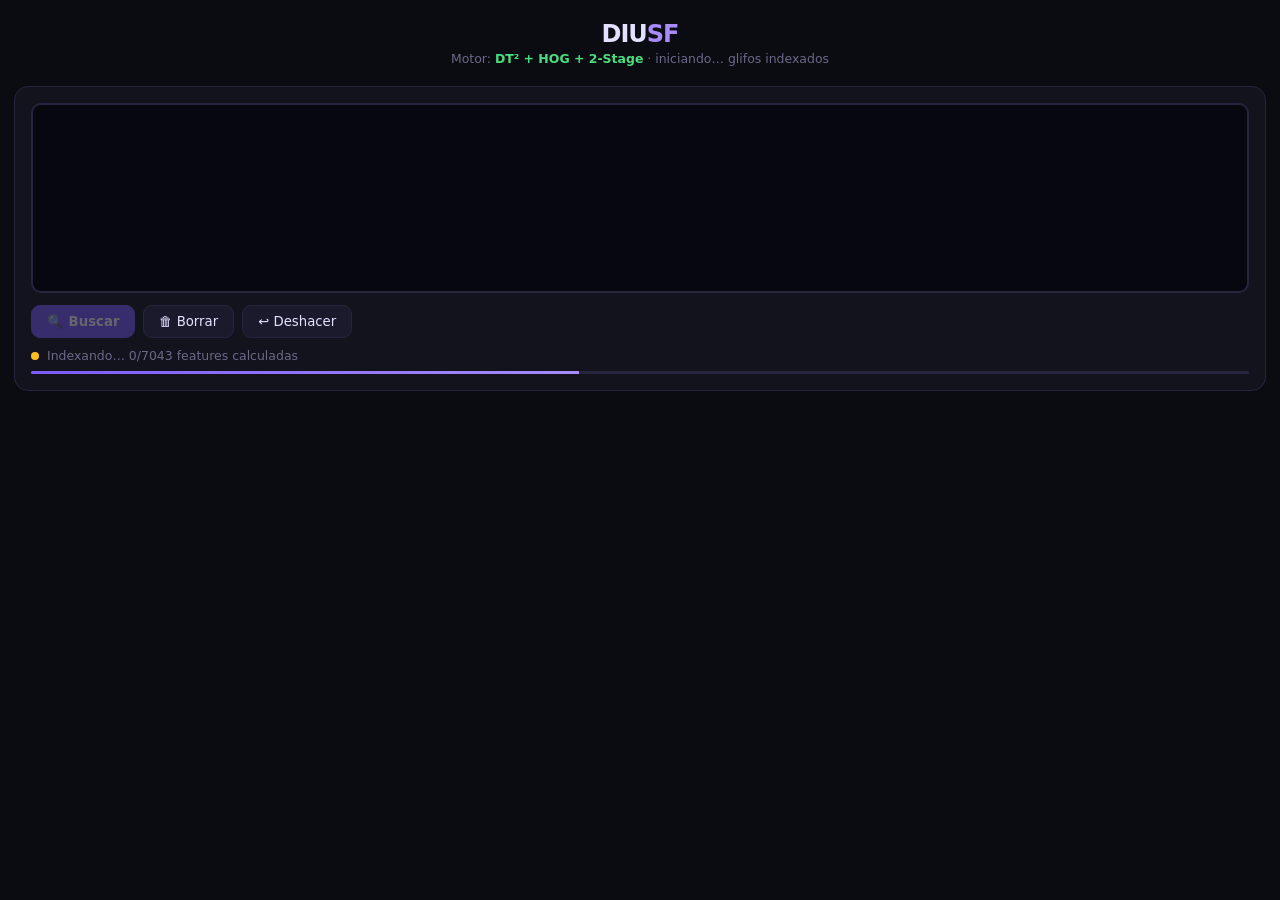
<file: symbol-finder.html>
<!DOCTYPE html>
<html lang="es">
<head>
<meta charset="UTF-8">
<meta name="viewport" content="width=device-width, initial-scale=1.0">
<title>DIUSF — Buscador de Símbolos Unicode</title>
<style>
:root{
  --bg:#0b0b12;--s1:#13131e;--s2:#1a1a2c;--s3:#22223a;
  --ac:#7c5cfc;--ac2:#a78bfa;--ac3:#c4b5fd;
  --green:#4ade80;--yellow:#fbbf24;--red:#f87171;
  --text:#e4e1ff;--muted:#6b6888;--border:#252540;
  --r:14px;
}
*{margin:0;padding:0;box-sizing:border-box}
body{background:var(--bg);color:var(--text);font-family:system-ui,-apple-system,sans-serif;min-height:100vh;padding:16px 14px 60px}
header{text-align:center;margin-bottom:20px;padding-top:4px}
.logo{font-size:1.5rem;font-weight:900;letter-spacing:-1px}
.logo span{color:var(--ac2)}
.tagline{font-size:.78rem;color:var(--muted);margin-top:3px}
.tagline b{color:var(--green)}
.card{background:var(--s1);border:1px solid var(--border);border-radius:var(--r);padding:16px;margin-bottom:14px}
#c{display:block;width:100%;height:190px;background:#07070f;border-radius:10px;border:2px solid var(--border);cursor:crosshair;touch-action:none;transition:border-color .2s}
#c.on{border-color:var(--ac)}
.bar{display:flex;gap:8px;margin-top:12px;flex-wrap:wrap;align-items:center}
.btn{padding:8px 15px;border-radius:9px;border:1px solid var(--border);background:var(--s2);color:var(--text);font-size:.83rem;cursor:pointer;transition:all .15s;display:inline-flex;align-items:center;gap:5px;font-family:inherit}
.btn:hover{border-color:var(--ac);color:var(--ac3)}
.btn:disabled{opacity:.35;pointer-events:none}
.btn.go{background:var(--ac);border-color:var(--ac);color:#fff;font-weight:700}
.btn.go:hover{background:var(--ac2)}
.status{display:flex;align-items:center;gap:8px;margin-top:10px;font-size:.78rem;color:var(--muted)}
.dot{width:8px;height:8px;border-radius:50%;background:var(--muted);flex-shrink:0}
.dot.ok{background:var(--green)}.dot.run{background:var(--yellow);animation:blink 1s infinite}.dot.err{background:var(--red)}
@keyframes blink{0%,100%{opacity:1}50%{opacity:.3}}
.pbar-wrap{height:3px;background:var(--border);border-radius:2px;overflow:hidden;margin-top:8px}
.pbar{height:100%;background:linear-gradient(90deg,var(--ac),var(--ac2));width:0;transition:width .12s}
.best{text-align:center;padding:10px 0 16px}
.best-label{font-size:.68rem;color:var(--ac2);text-transform:uppercase;letter-spacing:.1em;font-weight:700;margin-bottom:10px}
.best-char{font-size:5rem;line-height:1;display:block;cursor:pointer;transition:transform .15s;user-select:none}
.best-char:hover{transform:scale(1.08)}
.best-meta{font-size:.75rem;color:var(--ac2);font-weight:600;margin-top:6px}
.best-sub{font-size:.7rem;color:var(--muted);margin-top:2px}
.copy-btn{margin:12px auto 0;display:flex}
.score-row{display:flex;gap:7px;align-items:center;margin-bottom:13px;flex-wrap:wrap}
.pill{background:var(--s3);border:1px solid var(--border);border-radius:20px;padding:4px 11px;font-size:.7rem;color:var(--ac3)}
.sec-lbl{font-size:.7rem;color:var(--muted);text-transform:uppercase;letter-spacing:.08em;font-weight:700;margin-bottom:9px}
.grid{display:grid;grid-template-columns:repeat(auto-fill,minmax(50px,1fr));gap:5px}
.sym{background:var(--s2);border:1px solid var(--border);border-radius:8px;padding:9px 3px 6px;text-align:center;cursor:pointer;transition:all .15s}
.sym:hover{border-color:var(--ac);background:var(--s3)}
.sym.top{border-color:var(--ac)}
.sym .ch{font-size:1.45rem;display:block;line-height:1.2}
.sym .sc{font-size:.55rem;color:var(--ac2);font-weight:700;margin-top:2px}
.sym .u{font-size:.47rem;color:var(--muted)}
#toast{position:fixed;bottom:24px;left:50%;transform:translateX(-50%) translateY(80px);background:var(--ac);color:#fff;padding:9px 22px;border-radius:30px;font-size:.88rem;font-weight:700;transition:transform .25s;z-index:999;pointer-events:none}
#toast.show{transform:translateX(-50%) translateY(0)}
#off{display:none}
</style>
</head>
<body>
<header>
  <div class="logo">DIU<span>SF</span></div>
  <div class="tagline">Motor: <b>DT² + HOG + 2-Stage</b> · <span id="gc">iniciando…</span> glifos indexados</div>
</header>

<div class="card">
  <canvas id="c" width="600" height="190"></canvas>
  <div class="bar">
    <button class="btn go" id="bSearch" disabled>🔍 Buscar</button>
    <button class="btn" id="bClear">🗑 Borrar</button>
    <button class="btn" id="bUndo">↩ Deshacer</button>
  </div>
  <div class="status"><div class="dot run" id="dot"></div><span id="stxt">Iniciando motor…</span></div>
  <div class="pbar-wrap"><div class="pbar" id="pb"></div></div>
</div>

<div id="rpanel" class="card" style="display:none">
  <div class="best" id="bestDiv"></div>
  <div class="score-row" id="scoreRow"></div>
  <div class="sec-lbl">▸ Alternativas similares</div>
  <div class="grid" id="grid"></div>
</div>

<canvas id="off" width="32" height="32"></canvas>
<div id="toast"></div>

<script>
/* ═══════════════════════════════════════════════════════
   CONFIGURACIÓN
═══════════════════════════════════════════════════════ */
const SZ=32, TH=8;
const DTSZ=SZ*SZ, THSZ=TH*TH;
const HOG_C=4, HOG_B=8, HOG_SZ=HOG_C*HOG_C*HOG_B; // 128
const HOG_CS=SZ/HOG_C; // 8
const KEEP=350, RES_N=40;

const RANGES=[
  [33,126],[161,591],[688,767],[880,1327],[7424,7615],
  [7680,7935],[8192,8303],[8304,8351],[8352,8399],
  [8448,8527],[8528,8591],[8592,8703],[8704,8959],
  [8960,9215],[9216,9279],[9312,9471],[9472,9599],
  [9600,9631],[9632,9727],[9728,9983],[9984,10175],
  [10176,10239],[10496,10623],[10624,10751],
  [10752,11007],[11008,11263],[12288,12351],
  [12800,13055],[65281,65438],
  [119808,120831],[127744,128511],[128512,128591],
  [128640,128767],[128896,129023],[129280,129535],
];

/* ═══════════════════════════════════════════════════════
   ESTADO
═══════════════════════════════════════════════════════ */
let glyphCPs=[], matTH=null, matDT=null, matHOG=null;
let N=0, ready=false;
let strokes=[], cur=[], drawing=false;

/* ═══════════════════════════════════════════════════════
   CANVAS PRINCIPAL
═══════════════════════════════════════════════════════ */
const C=document.getElementById('c');
const ctx=C.getContext('2d');
ctx.strokeStyle='#a78bfa'; ctx.lineWidth=3;
ctx.lineCap='round'; ctx.lineJoin='round';

function pos(e){
  const r=C.getBoundingClientRect();
  const s=e.touches?e.touches[0]:e;
  return [(s.clientX-r.left)*C.width/r.width,(s.clientY-r.top)*C.height/r.height];
}
function sd(e){drawing=true;const p=pos(e);cur=[p];ctx.beginPath();ctx.moveTo(...p);C.classList.add('on')}
function mv(e){if(!drawing)return;const p=pos(e);cur.push(p);ctx.lineTo(...p);ctx.stroke();ctx.beginPath();ctx.moveTo(...p)}
function ed(){if(!drawing)return;drawing=false;if(cur.length>1)strokes.push([...cur]);cur=[];C.classList.remove('on');updBtn()}
C.addEventListener('mousedown',sd);C.addEventListener('mousemove',mv);C.addEventListener('mouseup',ed);C.addEventListener('mouseleave',ed);
C.addEventListener('touchstart',e=>{e.preventDefault();sd(e)},{passive:false});
C.addEventListener('touchmove',e=>{e.preventDefault();mv(e)},{passive:false});
C.addEventListener('touchend',e=>{e.preventDefault();ed()},{passive:false});

document.getElementById('bClear').onclick=()=>{
  ctx.clearRect(0,0,C.width,C.height);strokes=[];cur=[];
  document.getElementById('bSearch').disabled=true;
  document.getElementById('rpanel').style.display='none';
};
document.getElementById('bUndo').onclick=()=>{
  if(!strokes.length)return;strokes.pop();
  ctx.clearRect(0,0,C.width,C.height);
  strokes.forEach(s=>{ctx.beginPath();ctx.moveTo(s[0][0],s[0][1]);s.forEach(p=>ctx.lineTo(p[0],p[1]));ctx.stroke()});
  updBtn();
};
document.getElementById('bSearch').onclick=()=>search();
function updBtn(){document.getElementById('bSearch').disabled=!(ready&&strokes.length>0)}

/* ═══════════════════════════════════════════════════════
   OFF-SCREEN CANVAS
═══════════════════════════════════════════════════════ */
const off=document.getElementById('off');
const oc=off.getContext('2d',{willReadFrequently:true});

function clrOff(){oc.fillStyle='#000';oc.fillRect(0,0,SZ,SZ)}
function px(){
  const d=oc.getImageData(0,0,SZ,SZ).data;
  const v=new Float32Array(DTSZ);
  for(let i=0;i<DTSZ;i++)v[i]=d[i*4]/255;
  return v;
}

/* ═══════════════════════════════════════════════════════
   RENDER GLIFO
═══════════════════════════════════════════════════════ */
function renderG(ch){
  clrOff();
  oc.fillStyle='#fff';
  oc.font=`${Math.round(SZ*.72)}px sans-serif`;
  oc.textAlign='center';oc.textBaseline='middle';
  oc.fillText(ch,SZ/2,SZ/2);
  return px();
}
function isValid(v){
  let w=0;for(let i=0;i<DTSZ;i++)if(v[i]>0.12)w++;
  return w>8&&w<DTSZ*.96;
}

/* ═══════════════════════════════════════════════════════
   NORMALIZAR DIBUJO USUARIO
═══════════════════════════════════════════════════════ */
function normUser(stks){
  let x0=Infinity,y0=Infinity,x1=-Infinity,y1=-Infinity;
  for(const s of stks)for(const [x,y] of s){
    if(x<x0)x0=x;if(x>x1)x1=x;if(y<y0)y0=y;if(y>y1)y1=y;
  }
  const w=x1-x0||1,h=y1-y0||1;
  const sc=(SZ*.78)/Math.max(w,h);
  const ox=(SZ-w*sc)/2-x0*sc,oy=(SZ-h*sc)/2-y0*sc;
  clrOff();
  oc.strokeStyle='#fff';
  oc.lineWidth=Math.max(1.5,SZ*.05);
  oc.lineCap='round';oc.lineJoin='round';
  for(const s of stks){
    oc.beginPath();oc.moveTo(s[0][0]*sc+ox,s[0][1]*sc+oy);
    for(let i=1;i<s.length;i++)oc.lineTo(s[i][0]*sc+ox,s[i][1]*sc+oy);
    oc.stroke();
  }
  return px();
}

/* ═══════════════════════════════════════════════════════
   DISTANCE TRANSFORM — campo de proximidad (tolerante
   a diferencias trazo vs relleno)
═══════════════════════════════════════════════════════ */
function computeDT(v){
  const maxD=Math.ceil(SZ*.28);
  const d=new Float32Array(DTSZ);
  for(let i=0;i<DTSZ;i++)d[i]=v[i]>0.12?0:maxD+1;
  for(let y=0;y<SZ;y++)for(let x=0;x<SZ;x++){
    const i=y*SZ+x;
    if(x>0&&d[i-1]+1<d[i])d[i]=d[i-1]+1;
    if(y>0&&d[i-SZ]+1<d[i])d[i]=d[i-SZ]+1;
  }
  for(let y=SZ-1;y>=0;y--)for(let x=SZ-1;x>=0;x--){
    const i=y*SZ+x;
    if(x<SZ-1&&d[i+1]+1<d[i])d[i]=d[i+1]+1;
    if(y<SZ-1&&d[i+SZ]+1<d[i])d[i]=d[i+SZ]+1;
  }
  for(let i=0;i<DTSZ;i++)d[i]=Math.max(0,1-d[i]/maxD);
  return d;
}

/* ═══════════════════════════════════════════════════════
   HOG — captura direcciones de bordes (estructura forma)
   4×4 celdas, 8 bins orientación
═══════════════════════════════════════════════════════ */
function computeHOG(v){
  const h=new Float32Array(HOG_SZ);
  for(let y=1;y<SZ-1;y++)for(let x=1;x<SZ-1;x++){
    const gx=v[y*SZ+x+1]-v[y*SZ+x-1];
    const gy=v[(y+1)*SZ+x]-v[(y-1)*SZ+x];
    const mag=Math.sqrt(gx*gx+gy*gy);
    if(mag<0.04)continue;
    const ang=(Math.atan2(gy,gx)+Math.PI)/(2*Math.PI);
    const bin=Math.floor(ang*HOG_B)%HOG_B;
    const cy=Math.floor(y/HOG_CS),cx=Math.floor(x/HOG_CS);
    if(cy<HOG_C&&cx<HOG_C)h[(cy*HOG_C+cx)*HOG_B+bin]+=mag;
  }
  let s=0;for(let i=0;i<HOG_SZ;i++)s+=h[i]*h[i];
  s=Math.sqrt(s)+1e-7;
  for(let i=0;i<HOG_SZ;i++)h[i]/=s;
  return h;
}

/* ═══════════════════════════════════════════════════════
   THUMBNAIL — downsample SZ→TH para prefilter rápido
═══════════════════════════════════════════════════════ */
const SC=SZ/TH;
function computeTH(v){
  const t=new Float32Array(THSZ);
  for(let ty=0;ty<TH;ty++)for(let tx=0;tx<TH;tx++){
    let s=0;
    for(let dy=0;dy<SC;dy++)for(let dx=0;dx<SC;dx++)
      s+=v[(ty*SC+dy)*SZ+(tx*SC+dx)];
    t[ty*TH+tx]=s/(SC*SC);
  }
  return t;
}

/* ═══════════════════════════════════════════════════════
   SIMILITUD COSENO — inlined para máxima velocidad
═══════════════════════════════════════════════════════ */
function cosA(a,ai,b,bi,len){
  let dot=0,na=0,nb=0;
  for(let k=0;k<len;k++){
    const x=a[ai+k],y=b[bi+k];
    dot+=x*y;na+=x*x;nb+=y*y;
  }
  return na<1e-10||nb<1e-10?0:dot/Math.sqrt(na*nb);
}

/* ═══════════════════════════════════════════════════════
   INICIALIZACIÓN — indexar todos los glifos
═══════════════════════════════════════════════════════ */
async function buildDB(){
  setSt('run','Escaneando glifos Unicode…');
  const total=RANGES.reduce((a,[s,e])=>a+(e-s+1),0);
  let scanned=0;
  const valid=[];

  for(const [s,e] of RANGES){
    for(let cp=s;cp<=e;cp++){
      if(cp>=0xD800&&cp<=0xDFFF){scanned++;continue;}
      const v=renderG(String.fromCodePoint(cp));
      if(isValid(v))valid.push(cp);
      scanned++;
    }
    setPb(scanned/total*45);
    setSt('run',`Escaneando… ${scanned}/${total} · ${valid.length} válidos`);
    await tick();
  }

  N=valid.length;
  glyphCPs=valid;
  matTH =new Float32Array(N*THSZ);
  matDT =new Float32Array(N*DTSZ);
  matHOG=new Float32Array(N*HOG_SZ);

  for(let i=0;i<N;i++){
    const v=renderG(String.fromCodePoint(valid[i]));
    matTH.set(computeTH(v), i*THSZ);
    matDT.set(computeDT(v), i*DTSZ);
    matHOG.set(computeHOG(v),i*HOG_SZ);
    if(i%80===0){
      setPb(45+i/N*55);
      setSt('run',`Indexando… ${i}/${N} features calculadas`);
      await tick();
    }
  }

  document.getElementById('gc').textContent=`${N}`;
  setPb(100);
  setSt('ok',`Motor listo · ${N} glifos indexados`);
  ready=true;
  updBtn();
}

/* ═══════════════════════════════════════════════════════
   BÚSQUEDA — pipeline 2 etapas
═══════════════════════════════════════════════════════ */
function search(){
  if(!ready||!strokes.length)return;
  setSt('run','Buscando…');
  const t0=performance.now();

  const uV  =normUser(strokes);
  const uTH =computeTH(uV);
  const uDT =computeDT(uV);
  const uHOG=computeHOG(uV);

  /* Stage 1 — comparar thumbnails 8×8 (ultra rápido) */
  const s1=new Float32Array(N);
  for(let i=0;i<N;i++)s1[i]=cosA(uTH,0,matTH,i*THSZ,THSZ);

  /* Top KEEP índices */
  const idx=Array.from({length:N},(_,i)=>i)
    .sort((a,b)=>s1[b]-s1[a]).slice(0,KEEP);

  /* Stage 2 — DT + HOG sobre candidatos */
  const res=idx.map(i=>{
    const dts=cosA(uDT,0,matDT,i*DTSZ,DTSZ);
    const hgs=cosA(uHOG,0,matHOG,i*HOG_SZ,HOG_SZ);
    // Pesos calibrados: DT bridgea trazo↔relleno, HOG captura estructura
    return{
      cp:glyphCPs[i],
      ch:String.fromCodePoint(glyphCPs[i]),
      score:0.55*dts+0.30*hgs+0.15*s1[i],
      dts,hgs,th:s1[i]
    };
  });
  res.sort((a,b)=>b.score-a.score);

  const ms=(performance.now()-t0).toFixed(1);
  display(res.slice(0,RES_N),ms);
  setSt('ok',`${ms}ms · ${N} glifos comparados`);
}

/* ═══════════════════════════════════════════════════════
   DISPLAY
═══════════════════════════════════════════════════════ */
function display(res,ms){
  if(!res.length)return;
  document.getElementById('rpanel').style.display='block';
  const b=res[0];
  const ub=b.cp.toString(16).toUpperCase().padStart(4,'0');
  document.getElementById('bestDiv').innerHTML=`
    <div class="best-label">★ Mejor coincidencia</div>
    <span class="best-char" onclick="cp('${b.ch}')" title="Click para copiar">${b.ch}</span>
    <div class="best-meta">${Math.round(b.score*100)}% · U+${ub}</div>
    <div class="best-sub">DT ${Math.round(b.dts*100)}%  HOG ${Math.round(b.hgs*100)}%  Thumb ${Math.round(b.th*100)}%</div>
    <button class="btn go copy-btn" onclick="cp('${b.ch}')">📋 Copiar ${b.ch}</button>`;
  document.getElementById('scoreRow').innerHTML=`
    <div class="pill">⚡ ${ms}ms</div>
    <div class="pill">🔍 ${N} glifos</div>
    <div class="pill">2-Stage ${KEEP}→${RES_N}</div>
    <div class="pill">DT²+HOG+Thumb</div>`;
  const g=document.getElementById('grid');g.innerHTML='';
  for(let i=1;i<res.length;i++){
    const r=res[i];
    const u=r.cp.toString(16).toUpperCase().padStart(4,'0');
    const d=document.createElement('div');
    d.className='sym'+(i<=5?' top':'');
    d.innerHTML=`<span class="ch">${r.ch}</span><span class="sc">${Math.round(r.score*100)}%</span><span class="u">U+${u}</span>`;
    d.onclick=()=>cp(r.ch);
    g.appendChild(d);
  }
  document.getElementById('rpanel').scrollIntoView({behavior:'smooth',block:'nearest'});
}

/* ═══════════════════════════════════════════════════════
   UTILS
═══════════════════════════════════════════════════════ */
function cp(ch){
  navigator.clipboard.writeText(ch).catch(()=>{});
  const t=document.getElementById('toast');
  t.textContent=`Copiado: ${ch}`;t.classList.add('show');
  setTimeout(()=>t.classList.remove('show'),2000);
}
function setSt(s,t){document.getElementById('dot').className='dot '+s;document.getElementById('stxt').textContent=t}
function setPb(p){document.getElementById('pb').style.width=p+'%'}
function tick(){return new Promise(r=>setTimeout(r,0))}

buildDB();
</script>
</body>
</html>
</file>
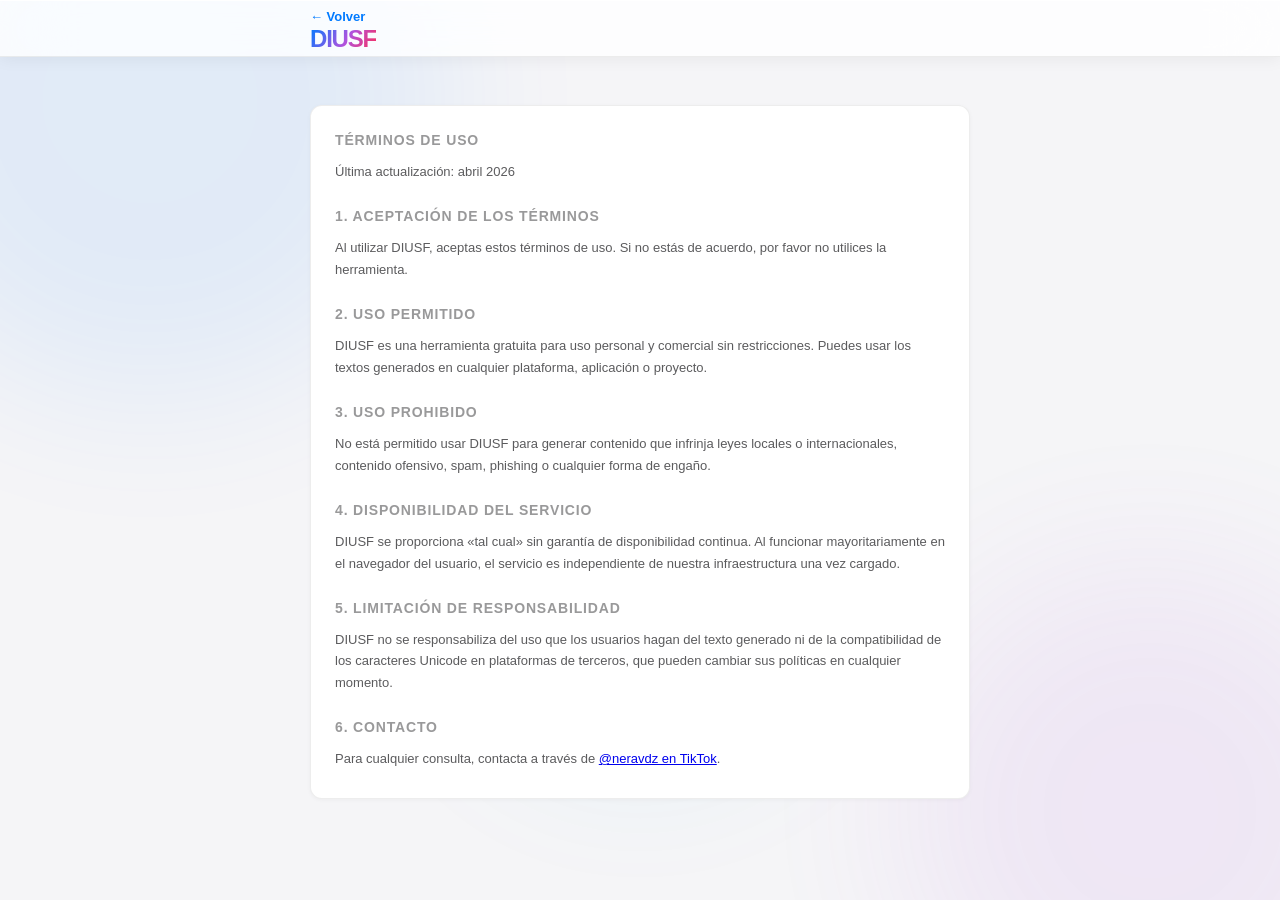
<file: terms.html>
<!DOCTYPE html>
<html lang="es">
<head>
  <meta charset="UTF-8"/>
  <meta name="viewport" content="width=device-width,initial-scale=1.0"/>
  <title>Términos de Uso — DIUSF</title>
  <meta name="description" content="Términos de uso de DIUSF. Herramienta gratuita para convertir texto a Unicode."/>
  <meta name="robots" content="index,follow"/>
  <link rel="stylesheet" href="css/diusf.css"/>
</head>
<body>
<div class="bg-canvas" aria-hidden="true">
  <div class="blob blob-a"></div><div class="blob blob-b"></div><div class="blob blob-c"></div>
</div>
<header class="nav-bar" role="banner">
  <div class="nav-inner">
    <div class="nav-top-row">
      <a href="index.html" style="font-size:13px;font-weight:600;color:var(--blue);text-decoration:none;">← Volver</a>
      <h1 class="app-title" style="font-size:24px;">DIUSF</h1>
      <span style="width:48px"></span>
    </div>
  </div>
</header>
<main class="page">
  <div class="seo-block" style="margin-top:24px;">
    <h2>Términos de Uso</h2>
    <p>Última actualización: abril 2026</p>
    <h2>1. Aceptación de los términos</h2>
    <p>Al utilizar DIUSF, aceptas estos términos de uso. Si no estás de acuerdo, por favor no utilices la herramienta.</p>
    <h2>2. Uso permitido</h2>
    <p>DIUSF es una herramienta gratuita para uso personal y comercial sin restricciones. Puedes usar los textos generados en cualquier plataforma, aplicación o proyecto.</p>
    <h2>3. Uso prohibido</h2>
    <p>No está permitido usar DIUSF para generar contenido que infrinja leyes locales o internacionales, contenido ofensivo, spam, phishing o cualquier forma de engaño.</p>
    <h2>4. Disponibilidad del servicio</h2>
    <p>DIUSF se proporciona «tal cual» sin garantía de disponibilidad continua. Al funcionar mayoritariamente en el navegador del usuario, el servicio es independiente de nuestra infraestructura una vez cargado.</p>
    <h2>5. Limitación de responsabilidad</h2>
    <p>DIUSF no se responsabiliza del uso que los usuarios hagan del texto generado ni de la compatibilidad de los caracteres Unicode en plataformas de terceros, que pueden cambiar sus políticas en cualquier momento.</p>
    <h2>6. Contacto</h2>
    <p>Para cualquier consulta, contacta a través de <a href="https://tiktok.com/@neravdz" target="_blank" rel="noopener">@neravdz en TikTok</a>.</p>
  </div>
</main>
</body>
</html>
</file>
<file: css/caja.css>
/* ═══════════════════════════════════════════════════════
   CAJA.CSS — Compositor unificado DIUSF
═══════════════════════════════════════════════════════ */

/* ── TOKENS ── */
:root {
  --bg:        #f5f5f7;
  --bg1:       #ffffff;
  --bg2:       #f0f0f2;
  --bg3:       #e5e5ea;
  --bg4:       #d1d1d6;
  --card-bg:   rgba(255,255,255,0.92);
  --blue:      #007AFF;
  --blue-lo:   rgba(0,122,255,.12);
  --green:     #34C759;
  --t1:        #1c1c1e;
  --t2:        rgba(28,28,30,.72);
  --t3:        rgba(28,28,30,.42);
  --t4:        rgba(28,28,30,.22);
  --r1:        8px;
  --r2:        12px;
  --r3:        14px;
  --r4:        18px;
  --pill:      100px;
  --px:        16px;
  --max-w:     640px;
  --sf:        -apple-system, BlinkMacSystemFont, 'SF Pro Text', 'Segoe UI', system-ui, sans-serif;
}

/* ── DARK ── */
html.dark-early { background:#000; }
html.dark-early body { background:#000; color:#fff; }

body.dark {
  --bg:        #000000;
  --bg1:       #0c0c0e;
  --bg2:       #18181b;
  --bg3:       #242428;
  --bg4:       #2c2c30;
  --card-bg:   rgba(26,26,30,0.97);
  --blue:      #0A84FF;
  --blue-lo:   rgba(10,132,255,.18);
  --green:     #30D158;
  --t1:        #ffffff;
  --t2:        rgba(255,255,255,.72);
  --t3:        rgba(255,255,255,.42);
  --t4:        rgba(255,255,255,.22);
}

/* ── RESET ── */
*, *::before, *::after { box-sizing: border-box; margin: 0; padding: 0; }
html { -webkit-text-size-adjust: 100%; }
body {
  font-family: var(--sf);
  background: var(--bg);
  color: var(--t1);
  min-height: 100vh;
  overflow-x: hidden;
}
a { color: var(--blue); text-decoration: none; }

/* ── BACKGROUND BLOBS ── */
.bg-canvas { position:fixed; inset:0; overflow:hidden; pointer-events:none; z-index:0; }
.blob {
  position:absolute; border-radius:50%; filter:blur(70px); opacity:.18;
  animation: blobFloat 18s ease-in-out infinite;
}
.blob-a { width:400px; height:400px; background:#007AFF; top:-120px; left:-80px; animation-delay:0s; }
.blob-b { width:350px; height:350px; background:#AF52DE; top:30%; right:-100px; animation-delay:-6s; }
.blob-c { width:300px; height:300px; background:#FF2D55; bottom:-80px; left:20%; animation-delay:-12s; }
@keyframes blobFloat {
  0%,100% { transform:translate(0,0) scale(1); }
  33% { transform:translate(30px,-40px) scale(1.05); }
  66% { transform:translate(-20px,20px) scale(.97); }
}
body.dark .blob { opacity:.10; }

/* ── NAV ── */
.nav-bar {
  position: sticky; top: 0; z-index: 200;
  background: rgba(245,245,247,.90);
  backdrop-filter: blur(28px) saturate(1.8);
  -webkit-backdrop-filter: blur(28px) saturate(1.8);
  border-bottom: 1px solid rgba(0,0,0,.08);
  padding: max(env(safe-area-inset-top),0px) 0 0;
}
body.dark .nav-bar { background: rgba(0,0,0,.80); border-bottom-color: rgba(255,255,255,.07); }

.nav-inner {
  max-width: var(--max-w); margin: 0 auto;
  padding: 10px var(--px);
  display: flex; align-items: center; gap: 10px;
}
.nav-back {
  font-size: 14px; font-weight: 600; color: var(--blue);
  padding: 5px 8px; border-radius: var(--r1);
  transition: background .15s; flex-shrink: 0;
}
.nav-back:hover { background: var(--blue-lo); }
.nav-title { flex: 1; text-align: center; font-size: 17px; font-weight: 800; color: var(--t1); letter-spacing: -.3px; }

.theme-toggle {
  width: 34px; height: 34px; border-radius: 50%;
  border: 1.5px solid rgba(0,0,0,.10); background: var(--bg1);
  cursor: pointer; display: flex; align-items: center; justify-content: center;
  font-size: 16px; transition: transform .2s, background .15s;
  -webkit-tap-highlight-color: transparent; flex-shrink: 0;
}
.theme-toggle:hover { transform: scale(1.12) rotate(20deg); }
body.dark .theme-toggle { background: var(--bg2); border-color: rgba(255,255,255,.12); }

/* ── MAIN LAYOUT ── */
.caja-main {
  position: relative; z-index: 1;
  max-width: var(--max-w); margin: 0 auto;
  padding: 14px var(--px) 32px;
  display: flex; flex-direction: column; gap: 12px;
}

/* ═══════════════════════════════
   PICKER SECTION
═══════════════════════════════ */
.picker-section {
  background: var(--card-bg);
  border-radius: var(--r4);
  border: 1px solid rgba(0,0,0,.07);
  box-shadow: 0 4px 24px rgba(0,0,0,.09), 0 0 0 1px rgba(0,0,0,.05);
  overflow: hidden;
}
body.dark .picker-section {
  border-color: rgba(255,255,255,.06);
  box-shadow: 0 2px 20px rgba(0,0,0,.4), 0 0 0 1px rgba(255,255,255,.04);
}

/* Picker tabs */
.picker-tabs {
  display: flex; border-bottom: 1px solid rgba(0,0,0,.07);
  background: rgba(0,0,0,.02);
  overflow-x: auto; scrollbar-width: none;
}
.picker-tabs::-webkit-scrollbar { display: none; }
body.dark .picker-tabs { border-bottom-color: rgba(255,255,255,.07); background: rgba(255,255,255,.02); }

.ptab {
  flex: 1; min-width: 70px; padding: 11px 6px; border: none; background: none;
  cursor: pointer; font-size: 12.5px; font-weight: 600; color: var(--t3);
  transition: color .15s, background .15s; white-space: nowrap;
  -webkit-tap-highlight-color: transparent; font-family: var(--sf);
  border-bottom: 2px solid transparent; margin-bottom: -1px;
}
.ptab:hover { color: var(--t2); background: rgba(0,0,0,.03); }
.ptab.active { color: var(--blue); border-bottom-color: var(--blue); font-weight: 700; }
body.dark .ptab:hover { background: rgba(255,255,255,.04); }

/* Picker panels */
.ppanel { display: none; padding: 10px; }
.ppanel.active { display: flex; flex-direction: column; gap: 8px; }

/* Search */
.picker-search-wrap {
  position: relative; display: flex; align-items: center;
}
.picker-search {
  width: 100%; padding: 9px 34px 9px 12px;
  border-radius: var(--r2); border: 1.5px solid rgba(0,0,0,.09);
  background: var(--bg2); color: var(--t1);
  font-size: 14px; font-family: var(--sf);
  outline: none; transition: border-color .18s, box-shadow .18s;
}
.picker-search:focus { border-color: rgba(0,122,255,.5); box-shadow: 0 0 0 3px rgba(0,122,255,.10); }
body.dark .picker-search { background: rgba(255,255,255,.07); border-color: rgba(255,255,255,.09); color: var(--t1); }
body.dark .picker-search:focus { border-color: rgba(10,132,255,.5); }
.psicon { position: absolute; right: 10px; font-size: 14px; pointer-events: none; }

/* Category scroll */
.cats-scroll {
  display: flex; gap: 5px; overflow-x: auto; padding-bottom: 4px;
  scrollbar-width: none;
}
.cats-scroll::-webkit-scrollbar { display: none; }

.catbtn {
  flex-shrink: 0; padding: 5px 12px; border-radius: var(--pill);
  border: 1.5px solid rgba(0,0,0,.07); background: var(--bg2);
  color: var(--t2); font-size: 11px; font-weight: 600; cursor: pointer;
  white-space: nowrap; transition: background .12s, color .12s, border-color .12s;
  -webkit-tap-highlight-color: transparent; font-family: var(--sf);
}
.catbtn:hover { background: var(--bg3); color: var(--t1); }
.catbtn.active { border-color: var(--blue); background: var(--blue-lo); color: var(--blue); }
body.dark .catbtn { border-color: rgba(255,255,255,.08); }

/* Picker grid (emojis / symbols) */
.picker-grid {
  display: grid;
  grid-template-columns: repeat(auto-fill, minmax(42px, 1fr));
  gap: 3px;
  max-height: 220px; overflow-y: auto;
  scrollbar-width: thin; scrollbar-color: var(--bg4) transparent;
}
.picker-grid.sym {
  grid-template-columns: repeat(auto-fill, minmax(34px, 1fr));
}
.picker-grid::-webkit-scrollbar { width: 3px; }
.picker-grid::-webkit-scrollbar-thumb { background: var(--bg4); border-radius: 2px; }

.ptile {
  aspect-ratio: 1; border-radius: 9px; border: none; background: transparent;
  cursor: pointer; font-size: 22px;
  display: flex; align-items: center; justify-content: center;
  transition: background .1s, transform .15s cubic-bezier(.34,1.56,.64,1);
  -webkit-tap-highlight-color: transparent; position: relative;
}
.ptile.sym { font-size: 16px; font-family: 'Segoe UI Symbol','Apple Symbols','Symbola',sans-serif; color: var(--t1); }
.ptile:hover { background: var(--bg2); transform: scale(1.18); }
.ptile:active { transform: scale(.88); }
body.dark .ptile:hover { background: var(--bg3); }
body.dark .ptile.sym { color: var(--t1); }
body.dark .catbtn { color: var(--t2); }

/* Fuentes */
.fuentes-grid {
  display: flex; flex-direction: column; gap: 4px;
  max-height: 280px; overflow-y: auto;
  scrollbar-width: thin; scrollbar-color: var(--bg4) transparent;
}
.fuentes-grid::-webkit-scrollbar { width: 3px; }
.fuentes-grid::-webkit-scrollbar-thumb { background: var(--bg4); border-radius: 2px; }

.fuente-card {
  width: 100%; padding: 9px 12px;
  border-radius: var(--r2); border: 1.5px solid rgba(0,0,0,.06);
  background: var(--bg2); cursor: pointer;
  display: flex; align-items: baseline; gap: 8px;
  text-align: left; transition: background .12s, border-color .12s;
  -webkit-tap-highlight-color: transparent;
}
.fuente-card:hover { background: var(--blue-lo); border-color: rgba(0,122,255,.25); }
.fuente-card:active { transform: scale(.99); }
body.dark .fuente-card { border-color: rgba(255,255,255,.07); background: var(--bg2); }
body.dark .fn { color: var(--t3); }
body.dark .fp { color: var(--t1); }
body.dark .fuente-card:hover { border-color: rgba(10,132,255,.3); }

.fn { font-size: 10px; font-weight: 600; color: var(--t3); white-space: nowrap; min-width: 70px; }
.fp { font-size: 18px; color: var(--t1); overflow: hidden; text-overflow: ellipsis; white-space: nowrap; }

/* Bordes */
.picker-hint { font-size: 11px; color: var(--t3); }

.bordes-list {
  display: flex; flex-direction: column; gap: 4px;
  max-height: 280px; overflow-y: auto;
  scrollbar-width: thin;
}
.borde-btn {
  width: 100%; padding: 8px 10px;
  border-radius: var(--r2); border: 1.5px solid rgba(0,0,0,.06);
  background: var(--bg2); cursor: pointer; text-align: left;
  transition: background .12s, border-color .12s;
  -webkit-tap-highlight-color: transparent;
}
.borde-btn:hover { background: var(--blue-lo); border-color: rgba(0,122,255,.25); }
body.dark .borde-btn { border-color: rgba(255,255,255,.07); }
body.dark .borde-pre { color: var(--t1); }

.borde-pre {
  font-family: 'Courier New', Courier, 'Segoe UI Symbol', monospace;
  font-size: 12px; color: var(--t1); white-space: pre;
  overflow: hidden; text-overflow: clip; margin: 0;
  line-height: 1.5;
}

/* ═══════════════════════════════
   CANVAS SECTION
═══════════════════════════════ */
.canvas-section {
  background: var(--card-bg);
  border-radius: var(--r4);
  border: 1px solid rgba(0,0,0,.07);
  box-shadow: 0 4px 24px rgba(0,0,0,.09), 0 0 0 1px rgba(0,0,0,.05);
  overflow: hidden;
  display: flex; flex-direction: column;
}
body.dark .canvas-section {
  border-color: rgba(255,255,255,.06);
  box-shadow: 0 2px 20px rgba(0,0,0,.4), 0 0 0 1px rgba(255,255,255,.04);
}

.canvas-header {
  display: flex; align-items: center; justify-content: space-between;
  padding: 10px 14px;
  border-bottom: 1px solid rgba(0,0,0,.06);
  background: rgba(0,0,0,.02);
}
body.dark .canvas-header { border-bottom-color: rgba(255,255,255,.06); background: rgba(255,255,255,.02); }

.canvas-label { font-size: 14px; font-weight: 800; color: var(--t1); letter-spacing: -.2px; }

.canvas-btns { display: flex; gap: 6px; }
.cbtn {
  padding: 6px 14px; border-radius: var(--pill);
  border: 1.5px solid rgba(0,0,0,.09); background: var(--bg2);
  color: var(--t2); font-size: 12px; font-weight: 600; cursor: pointer;
  transition: background .12s, color .12s; font-family: var(--sf);
  -webkit-tap-highlight-color: transparent;
}
.cbtn:hover { background: var(--bg3); }
.cbtn.primary {
  background: var(--blue); color: #fff; border-color: transparent;
  box-shadow: 0 2px 12px rgba(0,122,255,.35), 0 1px 0 rgba(255,255,255,.2) inset;
  font-weight: 700;
}
.cbtn.primary:hover { background: #0070e8; box-shadow: 0 4px 18px rgba(0,122,255,.45); }
body.dark .cbtn { border-color: rgba(255,255,255,.10); }

.canvas-area {
  width: 100%; min-height: 280px; resize: vertical;
  padding: 14px 16px;
  border: none; outline: none;
  background: transparent; color: var(--t1);
  font-family: 'Courier New', Courier, 'Segoe UI Symbol', 'Apple Symbols', monospace;
  font-size: 15px; line-height: 1.7;
  scrollbar-width: thin;
}
.canvas-area::placeholder { color: var(--t4); font-style: italic; }
body.dark .canvas-area::placeholder { color: rgba(255,255,255,.25); }
body.dark .canvas-area { color: var(--t1); }

.canvas-footer {
  display: flex; gap: 14px; padding: 8px 14px;
  border-top: 1px solid rgba(0,0,0,.05);
  background: rgba(0,0,0,.01);
}
body.dark .canvas-footer { border-top-color: rgba(255,255,255,.05); background: rgba(255,255,255,.01); }
#canvas-chars, #canvas-lines {
  font-size: 11px; color: var(--t4); font-weight: 500;
}

/* ── TOAST ── */
.caja-toast {
  position: fixed; bottom: 28px; left: 50%; transform: translateX(-50%) translateY(20px);
  background: rgba(28,28,30,.95); color: #fff;
  padding: 9px 18px; border-radius: var(--pill);
  font-size: 13px; font-weight: 600; pointer-events: none;
  opacity: 0; transition: opacity .2s, transform .2s; z-index: 999;
  white-space: nowrap;
}
.caja-toast.show { opacity: 1; transform: translateX(-50%) translateY(0); }
body.dark .caja-toast { background: rgba(44,44,48,.98); border: 1px solid rgba(255,255,255,.10); }

/* ── FOOTER ── */
footer {
  position: relative; z-index: 1; text-align: center;
  padding: 0 var(--px) max(env(safe-area-inset-bottom),20px);
}
footer p { font-size: 12px; color: var(--t4); }
footer a { color: var(--t3); }


/* ═══════════════════════════════════════════════════════════
   CAJA v9 — Mejoras de jerarquía y aspecto herramienta
═══════════════════════════════════════════════════════════ */

/* ── Picker section: accent top border ── */
.picker-section::before {
  content: '';
  display: block;
  height: 3px;
  background: linear-gradient(90deg, #007AFF 0%, #AF52DE 50%, #FF2D55 100%);
}

/* ── Tab active: stronger indicator ── */
.ptab.active {
  background: rgba(0,122,255,.05);
}

/* ── Canvas area: char ruler tick ── */
.canvas-section { position: relative; }

/* ── Copy button: bigger & more impactful ── */
#canvas-copy {
  padding: 7px 18px !important;
  font-size: 13px !important;
  letter-spacing: -.1px;
}

/* ── Picker tile: better active feedback ── */
.ptile:active { transform: scale(.80) !important; background: var(--blue-lo) !important; }

/* ── Fuente card: tag indicator ── */
.fuente-card:hover .fn { color: var(--blue); }

/* ── Canvas area focus ring ── */
.canvas-area:focus {
  outline: none;
  box-shadow: inset 0 0 0 2px rgba(0,122,255,.15);
}

/* ── Canvas header gradient accent ── */
.canvas-header {
  border-bottom: 2px solid rgba(0,0,0,.06);
}
body.dark .canvas-header {
  border-bottom-color: rgba(255,255,255,.06);
}

/* ── Borde button: monospace style ── */
.borde-btn:hover .borde-pre { color: var(--blue); }

/* ── Catbtn active: bolder text ── */
.catbtn.active { font-weight: 700; }
</file>
<file: css/diusf.css>
/* ═══════════════════════════════════════════════════════════
   DIUSF v4 — diusf.css
   WHITE MODE · iOS-inspired · 60fps
═══════════════════════════════════════════════════════════ */

/* ═══════════════════════ TOKENS — WHITE MODE ═══════════════════════ */
:root {
  --bg:        #f5f5f7;
  --bg1:       #ffffff;
  --bg2:       #f2f2f7;
  --bg3:       #e8e8ed;
  --bg4:       #d1d1d6;
  --card-bg:       rgba(255,255,255,0.95);
  --card-bg-hover: rgba(255,255,255,1);
  --blue:    #007AFF;
  --blue-lo: rgba(0,122,255,.10);
  --blue-glow: rgba(0,122,255,.20);
  --green:   #34C759;
  --red:     #FF3B30;
  --orange:  #FF9500;
  --purple:  #AF52DE;
  --pink:    #FF2D55;
  --teal:    #32ADE6;
  --yellow:  #FFCC00;
  --t1:  #1c1c1e;
  --t2:  rgba(28,28,30,.72);
  --t3:  rgba(28,28,30,.45);
  --t4:  rgba(28,28,30,.26);
  --t5:  rgba(28,28,30,.12);
  --glass-border-light: rgba(0,0,0,.10);
  --glass-border-dark:  rgba(0,0,0,.06);
  --r1:8px; --r2:12px; --r3:18px; --r4:24px; --r5:32px; --pill:999px;
  --sf: -apple-system,'SF Pro Display','SF Pro Text',BlinkMacSystemFont,'Helvetica Neue',Arial,sans-serif;
  --max-w: 700px;
  --px: 20px;
}

/* ═══════════════════════ RESET ═══════════════════════ */
*,*::before,*::after { box-sizing:border-box; margin:0; padding:0; }
html { -webkit-text-size-adjust:100%; scroll-behavior:smooth; }
body {
  background:var(--bg); color:var(--t1); font-family:var(--sf);
  font-size:15px; line-height:1.5; min-height:100svh; overflow-x:hidden;
  -webkit-font-smoothing:antialiased; isolation:isolate;
}
::selection { background:var(--blue-lo); color:var(--blue); }
::-webkit-scrollbar { width:4px; }
::-webkit-scrollbar-track { background:transparent; }
::-webkit-scrollbar-thumb { background:var(--bg4); border-radius:2px; }

/* ═══════════════════════ BACKGROUND BLOBS ═══════════════════════ */
.bg-canvas { position:fixed; inset:0; z-index:0; pointer-events:none; overflow:hidden; will-change:transform; transform:translateZ(0); }
.blob { position:absolute; border-radius:50%; filter:blur(80px); opacity:.08; will-change:transform; animation:blobFloat var(--d,22s) ease-in-out infinite alternate; }
.blob-a { width:600px;height:600px;background:var(--blue);top:-200px;left:-150px;--d:24s; }
.blob-b { width:500px;height:500px;background:var(--purple);bottom:-160px;right:-120px;--d:19s;animation-delay:-7s; }
.blob-c { width:360px;height:360px;background:var(--teal);top:45%;left:50%;--d:28s;animation-delay:-12s;transform:translateX(-50%); }
@keyframes blobFloat { from{transform:translate(0,0) scale(1)} to{transform:translate(24px,-18px) scale(1.04)} }
.blob-c { animation-name:blobFloatC; }
@keyframes blobFloatC { from{transform:translateX(-50%) translate(0,0)} to{transform:translateX(-50%) translate(-20px,22px)} }

/* ═══════════════════════ NAV BAR ═══════════════════════ */
.nav-bar {
  position:sticky; top:0; z-index:200;
  padding:max(env(safe-area-inset-top),0px) 0 0;
  background:rgba(255,255,255,.82);
  backdrop-filter:blur(32px) saturate(2);
  -webkit-backdrop-filter:blur(32px) saturate(2);
  border-bottom:1px solid rgba(0,0,0,.07);
  will-change:opacity; transform:translateZ(0);
  box-shadow:0 1px 0 rgba(255,255,255,.9) inset, 0 2px 16px rgba(0,0,0,.06);
}
.nav-inner {
  max-width:var(--max-w); margin:0 auto;
  padding:0 var(--px);
  display:flex; align-items:center; justify-content:space-between;
  height:56px; gap:12px;
}

/* ── Logo / Brand ── */
.app-title {
  font-size:22px; font-weight:900; letter-spacing:-1.2px; line-height:1;
  color:transparent;
  background:linear-gradient(125deg,#007AFF 0%,#AF52DE 55%,#FF2D55 100%);
  -webkit-background-clip:text; background-clip:text; -webkit-text-fill-color:transparent;
  flex-shrink:0;
}

/* ── Status pill ── */
.di-pill {
  display:inline-flex; align-items:center; gap:6px;
  background:rgba(52,199,89,.10);
  border:1px solid rgba(52,199,89,.25);
  border-radius:var(--pill); padding:4px 11px;
  animation:pillDrop .55s cubic-bezier(.34,1.56,.64,1) both;
}
@keyframes pillDrop { from{transform:translateY(-20px) scale(.88);opacity:0} to{transform:translateY(0) scale(1);opacity:1} }
.di-dot {
  width:6px; height:6px; border-radius:50%;
  background:var(--green); box-shadow:0 0 6px var(--green);
  animation:dotPulse 2.8s ease-in-out infinite; flex-shrink:0;
}
@keyframes dotPulse { 0%,100%{opacity:1;transform:scale(1)} 50%{opacity:.35;transform:scale(.6)} }
.di-label { font-size:10px; font-weight:700; color:var(--green); letter-spacing:.3px; text-transform:uppercase; }

/* ── Nav right side ── */
.nav-right { display:flex; align-items:center; gap:6px; }

/* ── Quick nav links ── */
.nav-quick-links { display:flex; gap:6px; align-items:center; }
.nav-quick-link {
  font-size:12px; font-weight:600; color:var(--t2);
  text-decoration:none; padding:6px 13px; border-radius:var(--pill);
  background:var(--bg2); border:1px solid rgba(0,0,0,.07);
  transition:background .15s, color .15s, border-color .15s, transform .12s;
  white-space:nowrap; letter-spacing:-.1px;
}
.nav-quick-link:hover { background:var(--blue-lo); color:var(--blue); border-color:rgba(10,132,255,.25); transform:translateY(-1px); }
.nav-quick-link:active { transform:translateY(0) scale(.97); }
body.dark .nav-quick-link { background:rgba(255,255,255,.07); border-color:rgba(255,255,255,.09); color:var(--t2); }
body.dark .nav-quick-link:hover { background:var(--blue-lo); border-color:rgba(10,132,255,.35); color:var(--blue); }

/* dark mode nav */
body.dark .nav-bar {
  background:rgba(18,18,20,.88);
  border-bottom-color:rgba(255,255,255,.07);
  box-shadow:0 1px 0 rgba(255,255,255,.04) inset, 0 2px 20px rgba(0,0,0,.35);
}
body.dark .di-pill { background:rgba(52,199,89,.12); border-color:rgba(52,199,89,.3); }


/* ═══════════════════════ MAIN LAYOUT ═══════════════════════ */
.page { position:relative;z-index:1;max-width:var(--max-w);margin:0 auto;padding:24px var(--px) max(env(safe-area-inset-bottom),40px); }

/* ═══════════════════════ INPUT ZONE ═══════════════════════ */
.input-zone {
  position:relative; background:var(--card-bg); border-radius:var(--r4);
  padding:20px 20px 16px; margin-bottom:16px;
  box-shadow:0 1px 0 rgba(255,255,255,.95) inset,0 4px 24px rgba(0,0,0,.10),0 0 0 1px rgba(0,0,0,.06);
  isolation:isolate; animation:fadeUp .4s .08s ease both;
}
.input-zone::before,.card::before {
  content:''; position:absolute; inset:0; border-radius:inherit; pointer-events:none; z-index:0; padding:1px;
  background:linear-gradient(135deg,rgba(0,0,0,.10) 0%,rgba(0,0,0,.04) 40%,rgba(0,0,0,.01) 60%,rgba(0,0,0,.05) 100%);
  -webkit-mask:linear-gradient(#fff 0 0) content-box,linear-gradient(#fff 0 0);
  -webkit-mask-composite:xor; mask-composite:exclude;
}
.text-field {
  position:relative;z-index:1;width:100%;background:var(--bg2);border:1.5px solid rgba(0,0,0,.09);border-radius:var(--r3);
  padding:14px 46px 14px 18px;color:var(--t1);font-size:17px;font-weight:500;font-family:var(--sf);letter-spacing:-.3px;
  outline:none;caret-color:var(--blue);transition:border-color .18s,background .18s,box-shadow .18s;margin-bottom:10px;
}
.text-field:focus { border-color:rgba(0,122,255,.5);background:var(--bg1);box-shadow:0 0 0 3px rgba(0,122,255,.10); }
.text-field::placeholder { color:var(--t4);font-weight:400; }
.clear-x {
  position:absolute;right:10px;top:10px;width:20px;height:20px;border-radius:50%;
  background:rgba(0,0,0,.20);border:none;cursor:pointer;color:#fff;font-size:10px;font-weight:800;
  display:flex;align-items:center;justify-content:center;opacity:0;pointer-events:none;z-index:2;
  transition:opacity .15s,transform .18s cubic-bezier(.34,1.56,.64,1);
}
.clear-x.on { opacity:1;pointer-events:all; }
.clear-x:active { transform:scale(.88); }
.char-count { display:block;font-size:11px;color:var(--t4);text-align:right;margin-top:2px;margin-bottom:8px;transition:color .2s;padding-right:2px; }

/* search row */
.search-row { position:relative;z-index:1;display:flex;align-items:center;gap:10px;margin-top:10px; }
.search-wrap { flex:1;position:relative; }
.search-icon { position:absolute;left:10px;top:50%;transform:translateY(-50%);color:var(--t3);font-size:13px;pointer-events:none;line-height:1; }
.search-input {
  width:100%;background:var(--bg2);border:1px solid rgba(0,0,0,.09);border-radius:var(--r1);
  padding:9px 10px 9px 30px;color:var(--t1);font-size:13px;font-weight:500;font-family:var(--sf);
  outline:none;caret-color:var(--blue);transition:border-color .15s,background .15s,box-shadow .15s;
}
.search-input:focus { border-color:rgba(0,122,255,.4);background:var(--bg1);box-shadow:0 0 0 3px rgba(0,122,255,.08); }
.search-input::placeholder { color:var(--t4); }
.search-count { font-size:11px;color:var(--t3);font-weight:600;white-space:nowrap; }

/* ═══════════════════════ CHIPS ═══════════════════════ */
.history-chips,.plat-chips,.cat-chips,.sort-chips { display:flex;flex-wrap:wrap;gap:6px;margin-top:10px; }
.history-chips:empty { display:none; }
.plat-chips,.cat-chips { overflow-x:auto;flex-wrap:nowrap;padding-bottom:2px;-webkit-overflow-scrolling:touch;scrollbar-width:none; }
.plat-chips::-webkit-scrollbar,.cat-chips::-webkit-scrollbar { display:none; }
.history-chip,.plat-chip,.cat-chip,.sort-chip {
  display:inline-flex;align-items:center;gap:4px;border-radius:var(--pill);
  font-size:12px;font-weight:500;font-family:var(--sf);cursor:pointer;transition:all .18s ease;white-space:nowrap;
  background:var(--bg1);border:1.5px solid rgba(0,0,0,.09);color:var(--t2);
}
.plat-chip,.cat-chip { padding:5px 13px; }
.sort-chip { padding:4px 11px;font-size:11px; }
.plat-chip:hover,.cat-chip:hover,.sort-chip:hover { background:var(--bg2);border-color:rgba(0,0,0,.14);color:var(--t1); }
.plat-chip.active,.cat-chip.active { border-color:var(--blue);background:var(--blue-lo);color:var(--blue);font-weight:700; }
.sort-chip.active { border-color:var(--purple);background:rgba(175,82,222,.10);color:var(--purple); }
.history-chip { padding:4px 10px 4px 11px;font-size:11.5px;color:var(--t3);max-width:180px;overflow:hidden;text-overflow:ellipsis; }
.history-chip:hover { background:var(--bg2);color:var(--t2); }
.history-chip-text { overflow:hidden;text-overflow:ellipsis;white-space:nowrap;flex:1; }
.history-chip-x { flex-shrink:0;font-size:10px;line-height:1;color:var(--t4);padding:0 0 0 2px;transition:color .12s; }
.history-chip:hover .history-chip-x { color:var(--t3); }

/* ═══════════════════════ STATS ROW ═══════════════════════ */
.stats-row { display:flex;gap:8px;flex-wrap:wrap;margin:16px 0 14px;animation:fadeUp .38s .14s ease both; }
.stat-chip { background:var(--bg1);border:1px solid rgba(0,0,0,.08);border-radius:var(--pill);padding:5px 16px;font-size:11px;font-weight:600;color:var(--t3);display:flex;align-items:center;gap:5px;box-shadow:0 1px 4px rgba(0,0,0,.05); }
.stat-chip strong { color:var(--t2);font-size:12px; }
.stat-chip.live strong { color:var(--green); }

/* ═══════════════════════ TOOLBAR ═══════════════════════ */
.toolbar { display:flex;gap:8px;align-items:center;margin-bottom:14px;animation:fadeUp .38s .18s ease both; }
.tb-btn { border:none;border-radius:var(--r1);padding:9px 16px;font-size:12px;font-weight:600;font-family:var(--sf);cursor:pointer;letter-spacing:-.1px;display:flex;align-items:center;gap:5px;transition:transform .2s cubic-bezier(.34,1.56,.64,1),opacity .15s;-webkit-tap-highlight-color:transparent; }
.tb-btn:active { transform:scale(.91) !important; }
.btn-blue { background:var(--blue);color:#fff;box-shadow:0 3px 14px var(--blue-glow), 0 1px 0 rgba(255,255,255,.2) inset; }
.btn-blue:hover { background:#1a8aff;transform:scale(1.03); }
.btn-ghost { background:var(--bg1);border:1px solid rgba(0,0,0,.09);color:var(--t2);box-shadow:0 1px 4px rgba(0,0,0,.05); }
.btn-ghost:hover { background:var(--bg2);color:var(--t1);transform:scale(1.02); }
.btn-export { background:var(--bg1);border:1px solid rgba(52,199,89,.30);color:var(--green);box-shadow:0 1px 4px rgba(0,0,0,.05); }
.btn-export:hover { background:rgba(52,199,89,.07);color:#1a7a30;transform:scale(1.02); }
.tb-spacer { flex:1; }
.tb-info { font-size:11px;color:var(--t3);font-weight:500; }

/* ═══════════════════════ AD SLOT ═══════════════════════ */
.ad-slot { height:92px;background:rgba(0,0,0,.025);border:1px dashed rgba(0,0,0,.10);border-radius:var(--r2);display:flex;align-items:center;justify-content:center;color:var(--t5);font-size:10px;letter-spacing:2px;text-transform:uppercase;font-family:var(--sf);margin-bottom:16px; }
.ad-slot.mid { margin:16px 0; }

/* ═══════════════════════ NO RESULTS ═══════════════════════ */
.no-res { display:none;text-align:center;padding:52px 20px;color:var(--t3);animation:fadeUp .3s ease both; }
.no-res.show { display:block; }
.no-res-icon { font-size:38px;display:block;margin-bottom:10px; }
.no-res-text { font-size:14px;font-weight:500; }

/* ═══════════════════════ FONT CARDS ═══════════════════════ */
.cards { display:flex;flex-direction:column;gap:8px;animation:fadeUp .38s .22s ease both; }
.card {
  position:relative;background:var(--card-bg);border-radius:var(--r3);contain:layout style paint;overflow:hidden;
  box-shadow:0 1px 0 rgba(255,255,255,.95) inset,0 3px 14px rgba(0,0,0,.08),0 0 0 1px rgba(0,0,0,.05);
  opacity:0;animation:cardIn .38s ease both;
}
.card:nth-child(1){animation-delay:.22s}.card:nth-child(2){animation-delay:.24s}
.card:nth-child(3){animation-delay:.26s}.card:nth-child(4){animation-delay:.28s}
.card:nth-child(5){animation-delay:.30s}.card:nth-child(6){animation-delay:.32s}
.card:nth-child(7){animation-delay:.34s}.card:nth-child(8){animation-delay:.36s}
.card:nth-child(9){animation-delay:.38s}.card:nth-child(10){animation-delay:.40s}
.card:nth-child(n+11){animation-delay:.42s}
@keyframes cardIn { from{opacity:0;transform:translateY(10px)} to{opacity:1;transform:translateY(0)} }
.card:hover { transform:translateY(-3px);transition:transform .22s cubic-bezier(.34,1.56,.64,1),box-shadow .22s;box-shadow:0 1px 0 rgba(255,255,255,.9) inset,0 8px 24px rgba(0,0,0,.11),0 0 0 1px rgba(0,0,0,.06);background:var(--card-bg-hover);will-change:transform; }
.card:not(:hover) { will-change:auto;transition:transform .18s ease,box-shadow .18s; }
.card:active { transform:scale(.975) translateY(0) !important;transition:transform .08s !important; }
.card.flash { box-shadow:0 0 0 2px rgba(52,199,89,.45),0 8px 24px rgba(0,0,0,.09);transition:box-shadow .07s; }
.card.faved { box-shadow:0 1px 0 rgba(255,255,255,.9) inset,0 2px 10px rgba(0,0,0,.07),0 0 0 2px rgba(255,204,0,.40); }
.card-body { position:relative;z-index:1;padding:14px 14px 12px;display:flex;flex-direction:column;gap:10px; }
.card-meta { display:flex;align-items:center;justify-content:space-between;gap:8px; }
.meta-left { display:flex;align-items:center;gap:7px;flex-wrap:wrap;flex:1;min-width:0; }
.style-badge { display:inline-flex;align-items:center;gap:5px;background:var(--bg2);border:1px solid rgba(0,0,0,.07);border-radius:6px;padding:3px 9px; }
.badge-dot { width:5px;height:5px;border-radius:50%;flex-shrink:0; }
.badge-name { font-size:11px;font-weight:600;color:var(--t1);letter-spacing:.1px; }
.badge-use  { font-size:11px;color:var(--t3);font-weight:400; }
.pop-badge { display:none;font-size:10px;font-weight:700;color:var(--orange);background:rgba(255,149,0,.10);border:1px solid rgba(255,149,0,.22);border-radius:var(--pill);padding:2px 7px;letter-spacing:.05em; }
.pop-badge.show { display:inline-block; }
.card-actions { display:flex;align-items:center;gap:6px;flex-shrink:0; }
.fav-btn { display:inline-flex;align-items:center;gap:4px;padding:5px 10px;border-radius:8px;border:1.5px solid rgba(0,0,0,.09);background:var(--bg2);color:var(--t3);font-size:12px;font-weight:500;cursor:pointer;transition:all .2s ease;min-width:80px;justify-content:center; }
.fav-ico { font-size:14px;line-height:1;transition:transform .2s ease; }
.fav-label { font-size:11px;letter-spacing:0.01em; }
.fav-btn:hover { border-color:var(--yellow);background:rgba(255,204,0,.10);color:#a07b00;transform:scale(1.04); }
.fav-btn:hover .fav-ico { transform:scale(1.2); }
.fav-btn.faved { border-color:var(--yellow);background:rgba(255,204,0,.12);color:#a07b00; }
.fav-btn.faved .fav-ico { text-shadow:0 0 8px rgba(255,204,0,.5); }
.copy-btn { background:var(--blue-lo);border:1px solid rgba(0,122,255,.25);border-radius:7px;padding:5px 14px;font-size:11px;font-weight:700;color:var(--blue);font-family:var(--sf);cursor:pointer;letter-spacing:.1px;white-space:nowrap;transition:transform .2s cubic-bezier(.34,1.56,.64,1),background .15s;-webkit-tap-highlight-color:transparent; }
.copy-btn:hover { background:rgba(0,122,255,.16);transform:scale(1.06); }
.copy-btn:active { transform:scale(.88) !important; }
.copy-btn.ok { background:rgba(52,199,89,.12);border-color:rgba(52,199,89,.35);color:var(--green); }
.preview { font-size:21px;color:var(--t1);line-height:1.28;word-break:break-word;overflow:hidden;text-overflow:ellipsis;white-space:nowrap;padding:11px 13px;background:var(--bg2);border:1px solid rgba(0,0,0,.07);border-radius:var(--r1);cursor:pointer;transition:background .12s;user-select:all; }
.preview:hover { background:var(--bg3); }
.preview:active { background:rgba(52,199,89,.06); }

/* card footer */
.card-footer { display:flex;align-items:center;justify-content:space-between;padding:4px 8px 0;margin-top:2px;border-top:1px solid rgba(0,0,0,.05);gap:8px; }
.result-chars { font-size:10px;color:var(--t3);font-variant-numeric:tabular-nums;letter-spacing:0.03em; }
.tw-warn-chip { display:none;align-items:center;gap:4px;font-size:10px;font-weight:600;color:#a35f00;background:rgba(255,149,0,.10);border:1px solid rgba(255,149,0,.22);border-radius:var(--pill);padding:2px 8px; }
.tw-warn-chip.show { display:inline-flex; }

/* ═══════════════════════ TOAST ═══════════════════════ */
#toast { position:fixed;bottom:calc(max(env(safe-area-inset-bottom),0px) + 20px);left:50%;transform:translateX(-50%) translateY(16px) scale(.95);z-index:9000;background:rgba(28,28,30,.95);border:1px solid rgba(255,255,255,.08);border-radius:var(--pill);padding:9px 20px;font-size:13px;font-weight:600;color:#fff;font-family:var(--sf);letter-spacing:-.1px;box-shadow:0 6px 28px rgba(0,0,0,.22);opacity:0;transition:opacity .28s cubic-bezier(.34,1.56,.64,1),transform .28s cubic-bezier(.34,1.56,.64,1);pointer-events:none;display:flex;align-items:center;gap:7px;white-space:nowrap;max-width:90vw;will-change:transform,opacity; }
#toast.on { opacity:1;transform:translateX(-50%) translateY(0) scale(1); }
.toast-ico { font-size:14px;flex-shrink:0; }

/* ═══════════════════════ SEO BLOCK ═══════════════════════ */
.seo-block { margin-top:40px;padding:24px;background:var(--bg1);border-radius:var(--r2);border:1px solid rgba(0,0,0,.07);box-shadow:0 1px 4px rgba(0,0,0,.04); }
.seo-block h2 { font-size:14px;color:var(--t3);text-transform:uppercase;letter-spacing:.06em;margin:0 0 10px;font-weight:600; }
.seo-block h2:not(:first-child) { margin-top:24px; }
.seo-block p { font-size:13px;color:var(--t2);line-height:1.65;margin:0 0 4px; }
.seo-block details { border-top:1px solid rgba(0,0,0,.06);padding:10px 0; }
.seo-block details:last-child { border-bottom:1px solid rgba(0,0,0,.06); }
.seo-block details summary { cursor:pointer;color:var(--t1);font-size:13px;font-weight:500;list-style:none;outline:none;user-select:none;padding-right:8px;position:relative; }
.seo-block details summary::after { content:'›';position:absolute;right:0;transform:rotate(90deg);transition:transform .2s;color:var(--t4);font-size:15px; }
.seo-block details[open] summary::after { transform:rotate(270deg); }
.seo-block details p { margin-top:8px;padding-left:2px; }

/* ═══════════════════════ ANALYTICS PANEL (Feature 19) ═══════════════════════ */
.analytics-panel { margin-top:16px;padding:20px;background:var(--bg1);border-radius:var(--r2);border:1px solid rgba(0,0,0,.07);box-shadow:0 1px 4px rgba(0,0,0,.04); }
.analytics-panel h3 { font-size:13px;font-weight:700;color:var(--t3);letter-spacing:.06em;text-transform:uppercase;margin-bottom:14px;display:flex;align-items:center;gap:8px; }
.analytics-list { display:flex;flex-direction:column;gap:8px; }
.analytics-item { display:flex;align-items:center;gap:10px; }
.analytics-rank { font-size:11px;font-weight:700;color:var(--t4);min-width:16px;text-align:right; }
.analytics-label { font-size:12px;font-weight:600;color:var(--t1);min-width:120px;white-space:nowrap;overflow:hidden;text-overflow:ellipsis; }
.analytics-bar-track { flex:1;height:6px;background:var(--bg2);border-radius:3px;overflow:hidden; }
.analytics-bar-fill { height:100%;border-radius:3px;background:linear-gradient(90deg,var(--blue),var(--purple));transition:width .5s ease; }
.analytics-count { font-size:11px;font-weight:700;color:var(--t3);min-width:28px;text-align:right; }
.analytics-empty { font-size:13px;color:var(--t4);text-align:center;padding:16px 0; }

/* ═══════════════════════ TESTS PANEL (Feature 20) ═══════════════════════ */
.tests-panel { margin-top:16px;padding:20px;background:var(--bg1);border-radius:var(--r2);border:1px solid rgba(0,0,0,.07);box-shadow:0 1px 4px rgba(0,0,0,.04); }
.tests-panel h3 { font-size:13px;font-weight:700;color:var(--t3);letter-spacing:.06em;text-transform:uppercase;margin-bottom:14px; }
.test-run-btn { display:inline-flex;align-items:center;gap:6px;background:var(--blue);color:#fff;border:none;border-radius:var(--r1);padding:8px 18px;font-size:12px;font-weight:700;font-family:var(--sf);cursor:pointer;transition:transform .18s,background .15s;margin-bottom:14px; }
.test-run-btn:hover { background:#1a8aff;transform:scale(1.03); }
.test-run-btn:active { transform:scale(.93); }
.test-results-list { display:flex;flex-direction:column;gap:5px; }
.test-result-item { display:flex;align-items:flex-start;gap:8px;padding:8px 10px;border-radius:var(--r1);font-size:12px;font-weight:500;line-height:1.4; }
.test-result-item.pass { background:rgba(52,199,89,.08);border:1px solid rgba(52,199,89,.20);color:#1a7a30; }
.test-result-item.fail { background:rgba(255,59,48,.07);border:1px solid rgba(255,59,48,.20);color:#b52020; }
.test-result-item.skip { background:var(--bg2);color:var(--t3); }
.test-ico { font-size:14px;flex-shrink:0;margin-top:1px; }
.test-name { font-weight:700; }
.test-detail { font-size:11px;opacity:.75;display:block;margin-top:2px; }
.test-summary { margin-top:10px;font-size:12px;font-weight:600;color:var(--t2);text-align:right; }

/* ═══════════════════════ FOOTER ═══════════════════════ */
.footer { text-align:center;padding:32px 0 8px;color:var(--t4);font-size:11px;font-weight:500;animation:fadeUp .4s 1s ease both;opacity:0; }
.footer a { color:var(--t3);text-decoration:none; }
.footer a:hover { color:var(--t2); }

/* ═══════════════════════ UTILS ═══════════════════════ */
@keyframes fadeUp { from{opacity:0;transform:translateY(12px)} to{opacity:1;transform:translateY(0)} }

@media (max-width:480px) {
  :root { --px:14px; }
  .app-title { font-size:22px; }
  .preview { font-size:18px; }
  .toolbar { flex-wrap:wrap; }
  .seo-block,.analytics-panel,.tests-panel { padding:16px; }
  .cat-chip { padding:4px 10px;font-size:11px; }
  .card-meta { flex-direction:column;align-items:flex-start;gap:8px; }
  .card-actions { align-self:flex-end; }
}
@media (max-width:360px) {
  .di-label { display:none; }
  .nav-inner { gap:8px; }
}

/* ═══════════════════════ DARK MODE ═══════════════════════ */
/* ── Anti-FOUC: applied by inline <head> script before paint ── */
html.dark-early { background: #000000; }
html.dark-early body { background: #000000; color: #ffffff; }

body.dark {
  --bg:        #000000;
  --bg1:       #0c0c0e;
  --bg2:       #18181b;
  --bg3:       #242428;
  --bg4:       #2c2c30;
  --card-bg:       rgba(26,26,30,0.97);
  --card-bg-hover: rgba(34,34,40,1);
  --blue:    #0A84FF;
  --blue-lo: rgba(10,132,255,.18);
  --blue-glow: rgba(10,132,255,.25);
  --green:   #30D158;
  --red:     #FF453A;
  --orange:  #FF9F0A;
  --purple:  #BF5AF2;
  --pink:    #FF375F;
  --teal:    #5AC8FA;
  --yellow:  #FFD60A;
  --t1:  #ffffff;
  --t2:  rgba(255,255,255,.72);
  --t3:  rgba(255,255,255,.42);
  --t4:  rgba(255,255,255,.22);
  --t5:  rgba(255,255,255,.08);
  --glass-border-light: rgba(255,255,255,.18);
  --glass-border-dark:  rgba(255,255,255,.05);
}
body.dark { background: var(--bg); color: var(--t1); }
body.dark .di-pill { background: rgba(52,199,89,.12); border-color: rgba(52,199,89,.28); box-shadow:none; }
body.dark .card { box-shadow: 0 1px 0 rgba(255,255,255,.04) inset, 0 3px 14px rgba(0,0,0,.4), 0 0 0 1px rgba(255,255,255,.04); }
body.dark .card:hover { box-shadow: 0 1px 0 rgba(255,255,255,.06) inset, 0 8px 28px rgba(0,0,0,.55), 0 0 0 1px rgba(255,255,255,.06); }
body.dark .card.faved { box-shadow: 0 1px 0 rgba(255,255,255,.04) inset, 0 2px 10px rgba(0,0,0,.4), 0 0 0 2px rgba(255,214,10,.3); }
body.dark .input-zone { box-shadow: 0 1px 0 rgba(255,255,255,.04) inset, 0 2px 14px rgba(0,0,0,.4), 0 0 0 1px rgba(255,255,255,.04); }
body.dark .text-field { background: rgba(255,255,255,.08); border-color: rgba(255,255,255,.12); color: var(--t1) !important; }
body.dark .text-field:focus { background: rgba(255,255,255,.09); border-color: rgba(10,132,255,.6); box-shadow: 0 0 0 3px rgba(10,132,255,.12); color: var(--t1); }
body.dark .text-field-area { background: rgba(255,255,255,.07); border-color: rgba(255,255,255,.10); color: var(--t1); }
body.dark .text-field-area:focus { background: rgba(255,255,255,.10); border-color: rgba(10,132,255,.55); box-shadow: 0 0 0 3px rgba(10,132,255,.12); color: var(--t1); }
body.dark .search-input { background: rgba(255,255,255,.06); border-color: rgba(255,255,255,.09); color: var(--t1); }
body.dark .search-input:focus { background: rgba(255,255,255,.09); border-color: rgba(10,132,255,.45); box-shadow: 0 0 0 3px rgba(10,132,255,.12); color: var(--t1); }
body.dark .clear-x { background: rgba(255,255,255,.22); color: var(--bg); }
body.dark .stat-chip { background: rgba(255,255,255,.05); border-color: rgba(255,255,255,.07); }
body.dark .btn-ghost { background: rgba(255,255,255,.08); border-color: rgba(255,255,255,.10); }
body.dark .btn-export { background: rgba(52,199,89,.10); border-color: rgba(48,209,88,.25); }
body.dark .history-chip,.dark .plat-chip,.dark .cat-chip,.dark .sort-chip { background: var(--bg2); border-color: rgba(255,255,255,.09); }
body.dark .style-badge { background: rgba(255,255,255,.06); border-color: rgba(255,255,255,.08); }
body.dark .preview { background: rgba(255,255,255,.04); border-color: rgba(255,255,255,.06); color: var(--t1); }
body.dark .preview:hover { background: rgba(255,255,255,.08); }
body.dark .seo-block, body.dark .analytics-panel, body.dark .tests-panel { background: var(--bg1); border-color: rgba(255,255,255,.06); }
body.dark .fav-btn { background: rgba(255,255,255,.06); border-color: rgba(255,255,255,.10); }
body.dark #toast { background: rgba(36,36,40,.97); border-color: rgba(255,255,255,.11); }
body.dark .bg-canvas .blob { opacity: .12; }
body.dark .ad-slot { background: rgba(255,255,255,.025); border-color: rgba(255,255,255,.08); }
body.dark .twitter-warn { background: rgba(255,149,0,.10); border-color: rgba(255,149,0,.25); color: #ffb740; }
body.dark .twitter-warn-dismiss { color: #ffb740; background: rgba(255,149,0,.15); }
body.dark .test-result-item.pass { background: rgba(48,209,88,.08); border-color: rgba(48,209,88,.22); color: #5ced8a; }
body.dark .test-result-item.fail { background: rgba(255,69,58,.08); border-color: rgba(255,69,58,.22); color: #ff7b72; }
body.dark .test-result-item.skip { background: rgba(255,255,255,.04); }

/* ═══════════════════════ THEME TOGGLE BUTTON ═══════════════════════ */
.theme-toggle {
  display: inline-flex;
  align-items: center;
  justify-content: center;
  width: 34px;
  height: 34px;
  border-radius: 50%;
  border: 1.5px solid var(--glass-border-light);
  background: var(--bg1);
  cursor: pointer;
  font-size: 16px;
  line-height: 1;
  transition: transform .22s cubic-bezier(.34,1.56,.64,1), background .2s, border-color .2s;
  flex-shrink: 0;
  -webkit-tap-highlight-color: transparent;
  box-shadow: 0 1px 4px rgba(0,0,0,.08);
}
.theme-toggle:hover { transform: scale(1.12) rotate(20deg); background: var(--bg2); }
.theme-toggle:active { transform: scale(.9); }
body.dark .theme-toggle { background: var(--bg2); border-color: rgba(255,255,255,.12); box-shadow: 0 1px 4px rgba(0,0,0,.4); }

/* ═══════════════════════ TWITTER WARNING — FIXED ═══════════════════════ */
.twitter-warn {
  display: none;
  align-items: center;
  gap: 8px;
  margin: 10px 0 0;
  padding: 9px 10px 9px 14px;
  background: rgba(255,149,0,.08);
  border: 1px solid rgba(255,149,0,.28);
  border-radius: var(--r2);
  position: relative; z-index: 1;
  animation: fadeUp .2s ease both;
  min-width: 0; /* allow shrink */
}
.twitter-warn.show { display: flex; }
.twitter-warn-ico { font-size: 15px; flex-shrink: 0; }
.twitter-warn-text {
  flex: 1;
  font-size: 12px;
  font-weight: 600;
  color: #a35f00;
  line-height: 1.4;
  /* KEY FIX: truncate at 150 chars visually */
  overflow: hidden;
  display: -webkit-box;
  -webkit-box-orient: vertical;
  -webkit-line-clamp: 2;
  min-width: 0;
  word-break: break-word;
}
.twitter-warn-dismiss {
  flex-shrink: 0;
  width: 22px;
  height: 22px;
  border-radius: 50%;
  border: none;
  background: rgba(255,149,0,.16);
  color: #a35f00;
  font-size: 10px;
  font-weight: 800;
  cursor: pointer;
  display: flex;
  align-items: center;
  justify-content: center;
  transition: background .15s, transform .15s;
  -webkit-tap-highlight-color: transparent;
}
.twitter-warn-dismiss:hover { background: rgba(255,149,0,.28); transform: scale(1.1); }
.twitter-warn-dismiss:active { transform: scale(.88); }


/* ═══════════════════════════════════════════════════════════
   DIUSF v9 — Mejoras de jerarquía y aspecto de herramienta
═══════════════════════════════════════════════════════════ */

/* ── Sección: visual accent bar on open ── */
.symbols-section.open > .section-header,
.decorator-section.open > .section-header,
.bio-section.open > .section-header,
.draw-section.open > .section-header {
  border-left: 3px solid var(--blue);
  padding-left: 15px;
}

/* ── Draw canvas: grid dot pattern ── */
#draw-canvas {
  background-image: radial-gradient(circle, rgba(0,0,0,.08) 1px, transparent 1px);
  background-size: 18px 18px;
  background-color: #f8f8fc;
}
body.dark #draw-canvas {
  background-image: radial-gradient(circle, rgba(255,255,255,.07) 1px, transparent 1px);
  background-color: #1c1c1e;
}

/* ── Input zone: left accent glow when focused ── */
.input-zone:focus-within {
  box-shadow: 0 1px 0 rgba(255,255,255,.95) inset, 0 6px 32px rgba(0,0,0,.12), 0 0 0 1.5px rgba(0,122,255,.3);
}
body.dark .input-zone:focus-within {
  box-shadow: 0 1px 0 rgba(255,255,255,.04) inset, 0 4px 24px rgba(0,0,0,.5), 0 0 0 1.5px rgba(10,132,255,.4);
}

/* ── Stat chips: live green pulse ── */
.stat-chip.live::before {
  content: '';
  display: inline-block;
  width: 6px; height: 6px;
  border-radius: 50%;
  background: var(--green);
  animation: liveBlip 1.8s ease-in-out infinite;
  flex-shrink: 0;
}
@keyframes liveBlip {
  0%,100% { opacity: 1; transform: scale(1); }
  50% { opacity: .4; transform: scale(.7); }
}

/* ── Draw match-chip: prominent first result ── */
#draw-chips > div:first-child + .draw-match-chip,
#draw-chips .draw-match-chip:first-of-type {
  font-size: 32px;
  padding: 10px 20px;
  background: var(--blue-lo);
  border-color: rgba(0,122,255,.3);
}

/* ── Tool buttons: better active feedback ── */
.tool-btn:active { transform: scale(.88) !important; }

/* ── Sections: stagger animation ── */
.symbols-section   { animation-delay: .10s; }
.decorator-section { animation-delay: .14s; }
.bio-section       { animation-delay: .17s; }
.draw-section      { animation-delay: .20s; }

/* ── Nav bar: DIUSF tool badge ── */
.nav-tool-badge {
  font-size: 9px; font-weight: 800; letter-spacing: .12em;
  text-transform: uppercase; color: var(--blue);
  background: var(--blue-lo); border: 1px solid rgba(0,122,255,.2);
  border-radius: var(--pill); padding: 2px 8px;
}
body.dark .nav-tool-badge { color: #5ac8fa; background: rgba(10,132,255,.15); border-color: rgba(10,132,255,.25); }

/* ── Herramientas section: stronger header style ── */
.tools-header-left { font-size: 14px !important; font-weight: 800 !important; color: var(--t1) !important; letter-spacing: -.2px; }

/* ── Draw result: shimmer animation on first appearance ── */
@keyframes resultIn {
  from { opacity: 0; transform: translateY(8px); }
  to   { opacity: 1; transform: translateY(0); }
}
.draw-result[style*="flex"] { animation: resultIn .3s ease both; }

/* ── Copy button: confirmation flash ── */
.copy-btn.copied {
  background: rgba(52,199,89,.15) !important;
  border-color: rgba(52,199,89,.4) !important;
  color: var(--green) !important;
}

/* ── Section header: subtle gradient on hover ── */
.section-header:hover {
  background: linear-gradient(90deg, rgba(0,122,255,.04) 0%, transparent 100%) !important;
}
body.dark .section-header:hover {
  background: linear-gradient(90deg, rgba(10,132,255,.07) 0%, transparent 100%) !important;
}

/* ── Dark mode section open accent ── */
body.dark .symbols-section.open > .section-header,
body.dark .decorator-section.open > .section-header,
body.dark .bio-section.open > .section-header,
body.dark .draw-section.open > .section-header {
  border-left-color: rgba(10,132,255,.7);
}

/* ── Dark mode live-stat text ── */
body.dark .live-stat { color: var(--t3); }
body.dark .live-stat strong { color: var(--t2); }

/* ── Dark mode history chips ── */
body.dark .history-chip { color: var(--t3); }

/* ── Draw section: ensure canvas wrapper fills width ── */
#draw-canvas-wrap {
  width: 100%; position: relative;
}

/* ═══════════════════════════════════════════════════════════
   DIUSF v5 — T16 · T10 · T13
═══════════════════════════════════════════════════════════ */

/* ─── T16 — Limit chips en card footer ─── */
.limit-chip {
  display:inline-flex; align-items:center;
  font-size:10px; font-weight:700; font-variant-numeric:tabular-nums;
  border-radius:var(--pill); padding:2px 7px;
  transition:background .15s, color .15s;
  white-space:nowrap;
}
.limit-ok   { color:#1a7a30; background:rgba(52,199,89,.10); border:1px solid rgba(52,199,89,.25); }
.limit-warn { color:#7a4a00; background:rgba(255,149,0,.12); border:1px solid rgba(255,149,0,.30); }
.limit-over { color:#b52020; background:rgba(255,59,48,.10); border:1px solid rgba(255,59,48,.28); }
body.dark .limit-ok   { color:#5ced8a; background:rgba(48,209,88,.10); border-color:rgba(48,209,88,.22); }
body.dark .limit-warn { color:#ffb740; background:rgba(255,159,10,.10); border-color:rgba(255,159,10,.22); }
body.dark .limit-over { color:#ff7b72; background:rgba(255,69,58,.10); border-color:rgba(255,69,58,.22); }

/* ctx-btn en card-actions */
.ctx-btn {
  display:inline-flex; align-items:center; justify-content:center;
  width:30px; height:30px;
  border:1px solid rgba(0,0,0,.09); border-radius:8px;
  background:var(--bg2); font-size:14px; cursor:pointer;
  transition:background .15s, transform .18s cubic-bezier(.34,1.56,.64,1);
  -webkit-tap-highlight-color:transparent;
  flex-shrink:0;
}
.ctx-btn:hover { background:var(--bg3); transform:scale(1.08); }
.ctx-btn:active { transform:scale(.88) !important; }
body.dark .ctx-btn { border-color:rgba(255,255,255,.09); }

/* ─── T10 — Theme picker ─── */
.theme-picker-row {
  display:flex; align-items:center; gap:8px;
  padding:10px var(--px) 8px;
  background:var(--bg1);
  border-bottom:1px solid rgba(0,0,0,.06);
  overflow-x:auto; flex-wrap:nowrap;
  -webkit-overflow-scrolling:touch; scrollbar-width:none;
}
.theme-picker-row::-webkit-scrollbar { display:none; }
.theme-picker-label {
  font-size:10px; font-weight:700; color:var(--t4);
  text-transform:uppercase; letter-spacing:.08em;
  white-space:nowrap; flex-shrink:0;
}
#theme-picker { display:flex; gap:5px; align-items:center; }
.vis-theme-chip {
  display:inline-flex; align-items:center; gap:4px;
  padding:4px 11px; border-radius:var(--pill);
  border:1.5px solid rgba(0,0,0,.09);
  background:var(--bg2); cursor:pointer;
  font-size:11px; font-weight:600; color:var(--t2);
  transition:all .18s ease; white-space:nowrap;
  -webkit-tap-highlight-color:transparent;
}
.vis-theme-icon { font-size:13px; line-height:1; }
.vis-theme-chip:hover { background:var(--bg3); border-color:rgba(0,0,0,.14); color:var(--t1); }
.vis-theme-chip.active {
  border-color:var(--blue); background:var(--blue-lo);
  color:var(--blue); font-weight:700;
}
.vis-theme-chip:active { transform:scale(.93); }
body.dark .theme-picker-row { background:var(--bg1); border-bottom-color:rgba(255,255,255,.05); }
body.dark .vis-theme-chip { background:rgba(255,255,255,.06); border-color:rgba(255,255,255,.09); }
body.dark .vis-theme-chip:hover { background:rgba(255,255,255,.10); }
body.dark .vis-theme-chip.active { background:var(--blue-lo); border-color:var(--blue); }

/* ─── T13 — Modal vista previa en contexto ─── */
#ctx-modal {
  display:none; position:fixed; inset:0; z-index:8000;
  background:rgba(0,0,0,.55);
  backdrop-filter:blur(8px); -webkit-backdrop-filter:blur(8px);
  align-items:flex-end;
  animation:ctxFadeIn .22s ease both;
}
#ctx-modal.open { display:flex; }
@keyframes ctxFadeIn { from{opacity:0} to{opacity:1} }

.ctx-sheet {
  width:100%; max-width:480px; margin:0 auto;
  background:var(--bg1);
  border-radius:var(--r4) var(--r4) 0 0;
  box-shadow:0 -8px 40px rgba(0,0,0,.22);
  animation:ctxSlideUp .28s cubic-bezier(.34,1.56,.64,1) both;
  overflow:hidden; max-height:88svh; display:flex; flex-direction:column;
}
@media (min-width:600px) {
  #ctx-modal { align-items:center; }
  .ctx-sheet { border-radius:var(--r4); margin:20px; max-height:80svh; }
}
@keyframes ctxSlideUp { from{transform:translateY(60px);opacity:0} to{transform:translateY(0);opacity:1} }

.ctx-header {
  display:flex; align-items:center; gap:10px;
  padding:16px 18px 12px; flex-shrink:0;
  border-bottom:1px solid rgba(0,0,0,.07);
}
.ctx-header-title {
  flex:1; font-size:13px; font-weight:700; color:var(--t1);
  white-space:nowrap; overflow:hidden; text-overflow:ellipsis;
}
.ctx-style-badge {
  font-size:11px; color:var(--t3); font-weight:500;
  background:var(--bg2); border-radius:var(--pill); padding:2px 9px;
}
.ctx-copy-btn {
  background:var(--blue); color:#fff; border:none;
  border-radius:8px; padding:7px 14px; font-size:12px; font-weight:700;
  font-family:var(--sf); cursor:pointer;
  transition:background .15s, transform .18s cubic-bezier(.34,1.56,.64,1);
  flex-shrink:0;
}
.ctx-copy-btn:hover { background:#1a8aff; transform:scale(1.04); }
.ctx-copy-btn:active { transform:scale(.9) !important; }
.ctx-close {
  width:28px; height:28px; border-radius:50%; border:none;
  background:rgba(0,0,0,.08); color:var(--t3);
  font-size:14px; cursor:pointer; display:flex; align-items:center; justify-content:center;
  transition:background .15s, transform .15s; flex-shrink:0;
}
.ctx-close:hover { background:rgba(0,0,0,.14); transform:scale(1.08); }

.ctx-tabs {
  display:flex; gap:4px; padding:10px 18px 8px;
  overflow-x:auto; flex-wrap:nowrap; flex-shrink:0;
  scrollbar-width:none; border-bottom:1px solid rgba(0,0,0,.06);
}
.ctx-tabs::-webkit-scrollbar { display:none; }
.ctx-tab {
  display:inline-flex; align-items:center; gap:4px;
  padding:5px 13px; border-radius:var(--pill);
  border:1.5px solid rgba(0,0,0,.09);
  background:var(--bg2); cursor:pointer;
  font-size:11px; font-weight:600; color:var(--t3);
  transition:all .15s ease; white-space:nowrap;
  -webkit-tap-highlight-color:transparent;
}
.ctx-tab:hover { background:var(--bg3); color:var(--t2); }
.ctx-tab.active { border-color:var(--blue); background:var(--blue-lo); color:var(--blue); }

.ctx-body {
  flex:1; overflow-y:auto; padding:20px 18px;
  -webkit-overflow-scrolling:touch;
}

/* Discord preview */
.ctx-discord {
  display:flex; border-radius:var(--r2); overflow:hidden;
  background:#36393f; min-height:140px; font-family:'Whitney','Helvetica Neue',Arial,sans-serif;
}
.ctx-dc-sidebar {
  width:50px; background:#202225; display:flex;
  flex-direction:column; align-items:center; padding:12px 0; gap:8px; flex-shrink:0;
}
.ctx-dc-server {
  width:36px; height:36px; border-radius:50%; background:#5865F2;
  display:flex; align-items:center; justify-content:center;
  font-weight:700; font-size:14px; color:#fff;
}
.ctx-dc-main { flex:1; display:flex; flex-direction:column; }
.ctx-dc-header {
  padding:10px 14px 8px; background:#2f3136; font-size:13px; font-weight:700;
  color:#dcddde; border-bottom:1px solid rgba(0,0,0,.20); display:flex; align-items:center; gap:5px;
}
.ctx-dc-hash { color:#72767d; }
.ctx-dc-messages { padding:12px 14px; }
.ctx-dc-msg { display:flex; gap:10px; }
.ctx-dc-avatar {
  width:36px; height:36px; border-radius:50%; background:#5865F2; flex-shrink:0;
  display:flex; align-items:center; justify-content:center; font-weight:700; color:#fff; font-size:15px;
}
.ctx-dc-content { flex:1; }
.ctx-dc-meta { margin-bottom:3px; display:flex; align-items:baseline; gap:7px; }
.ctx-dc-name { font-size:13px; font-weight:700; color:#00b0f4; }
.ctx-dc-time { font-size:10px; color:#72767d; }
.ctx-dc-text { font-size:13px; color:#dcddde; line-height:1.5; word-break:break-word; }

/* Instagram preview */
.ctx-instagram {
  background:#fff; border:1px solid #dbdbdb; border-radius:var(--r2);
  padding:16px; font-family:-apple-system,BlinkMacSystemFont,sans-serif;
}
.ctx-ig-top { display:flex; gap:14px; margin-bottom:14px; align-items:flex-start; }
.ctx-ig-avatar {
  width:54px; height:54px; border-radius:50%; background:linear-gradient(135deg,#f09433,#e6683c,#dc2743,#cc2366,#bc1888);
  display:flex; align-items:center; justify-content:center;
  font-size:22px; font-weight:700; color:#fff; flex-shrink:0;
}
.ctx-ig-handle { font-size:14px; font-weight:700; color:#262626; margin-bottom:3px; }
.ctx-ig-bio { font-size:13px; color:#262626; line-height:1.5; word-break:break-word; }
.ctx-ig-stats {
  display:flex; gap:0; border-top:1px solid #dbdbdb; border-bottom:1px solid #dbdbdb;
  padding:10px 0; margin-bottom:12px;
}
.ctx-ig-stat { flex:1; text-align:center; }
.ctx-ig-stat strong { display:block; font-size:15px; font-weight:700; color:#262626; }
.ctx-ig-stat span { font-size:11px; color:#737373; }
.ctx-ig-btn {
  display:block; text-align:center; border:1px solid #dbdbdb;
  border-radius:6px; padding:6px; font-size:13px; font-weight:600; color:#262626;
}

/* TikTok preview */
.ctx-tiktok {
  background:#fff; border-radius:var(--r2); padding:20px;
  font-family:-apple-system,BlinkMacSystemFont,sans-serif; text-align:center;
}
.ctx-tt-avatar {
  width:64px; height:64px; border-radius:50%; background:#EE1D52;
  display:flex; align-items:center; justify-content:center;
  font-size:28px; font-weight:700; color:#fff; margin:0 auto 8px;
  border:3px solid #EE1D52;
}
.ctx-tt-handle { font-size:14px; font-weight:700; color:#000; margin-bottom:4px; }
.ctx-tt-name { font-size:13px; color:#333; line-height:1.4; margin-bottom:12px; word-break:break-word; }
.ctx-tt-stats { display:flex; justify-content:center; gap:20px; margin-bottom:14px; }
.ctx-tt-stat strong { display:block; font-size:16px; font-weight:700; color:#000; }
.ctx-tt-stat span { font-size:11px; color:#666; }
.ctx-tt-btn {
  display:inline-block; border:1px solid #dbdbdb;
  border-radius:4px; padding:7px 28px; font-size:14px; font-weight:600; color:#000;
}

/* Twitter preview */
.ctx-twitter {
  background:#fff; border:1px solid #cfd9de; border-radius:12px;
  padding:14px 16px; font-family:-apple-system,BlinkMacSystemFont,sans-serif;
}
.ctx-tw-header { display:flex; align-items:center; gap:10px; margin-bottom:10px; }
.ctx-tw-avatar {
  width:36px; height:36px; border-radius:50%; background:#1d9bf0;
  display:flex; align-items:center; justify-content:center;
  font-size:16px; font-weight:700; color:#fff; flex-shrink:0;
}
.ctx-tw-name { font-size:13px; font-weight:700; color:#0f1419; }
.ctx-tw-handle { font-size:12px; color:#536471; }
.ctx-tw-tweet { font-size:14px; color:#0f1419; line-height:1.5; word-break:break-word; margin-bottom:10px; }
.ctx-tw-actions { display:flex; gap:16px; font-size:12px; color:#536471; }

/* Dark overrides for ctx previews */
body.dark .ctx-header { border-bottom-color:rgba(255,255,255,.07); }
body.dark .ctx-tabs { border-bottom-color:rgba(255,255,255,.06); }
body.dark .ctx-sheet { background:var(--bg1); }
body.dark .ctx-close { background:rgba(255,255,255,.10); color:var(--t3); }
body.dark .ctx-tab { background:rgba(255,255,255,.06); border-color:rgba(255,255,255,.09); }
body.dark .ctx-instagram, body.dark .ctx-tiktok, body.dark .ctx-twitter {
  background:#1a1a1a; border-color:#333;
}
body.dark .ctx-ig-handle, body.dark .ctx-ig-bio { color:#f1f1f1; }
body.dark .ctx-ig-stats { border-color:#333; }
body.dark .ctx-ig-stat strong, body.dark .ctx-ig-stat span { color:#f1f1f1; }
body.dark .ctx-ig-btn { border-color:#333; color:#f1f1f1; }
body.dark .ctx-tt-handle, body.dark .ctx-tt-name { color:#f1f1f1; }
body.dark .ctx-tt-stat strong { color:#f1f1f1; }
body.dark .ctx-tt-btn { border-color:#333; color:#f1f1f1; }
body.dark .ctx-tw-name, body.dark .ctx-tw-tweet { color:#f1f1f1; }
body.dark .ctx-twitter { border-color:#333; }
</file>
